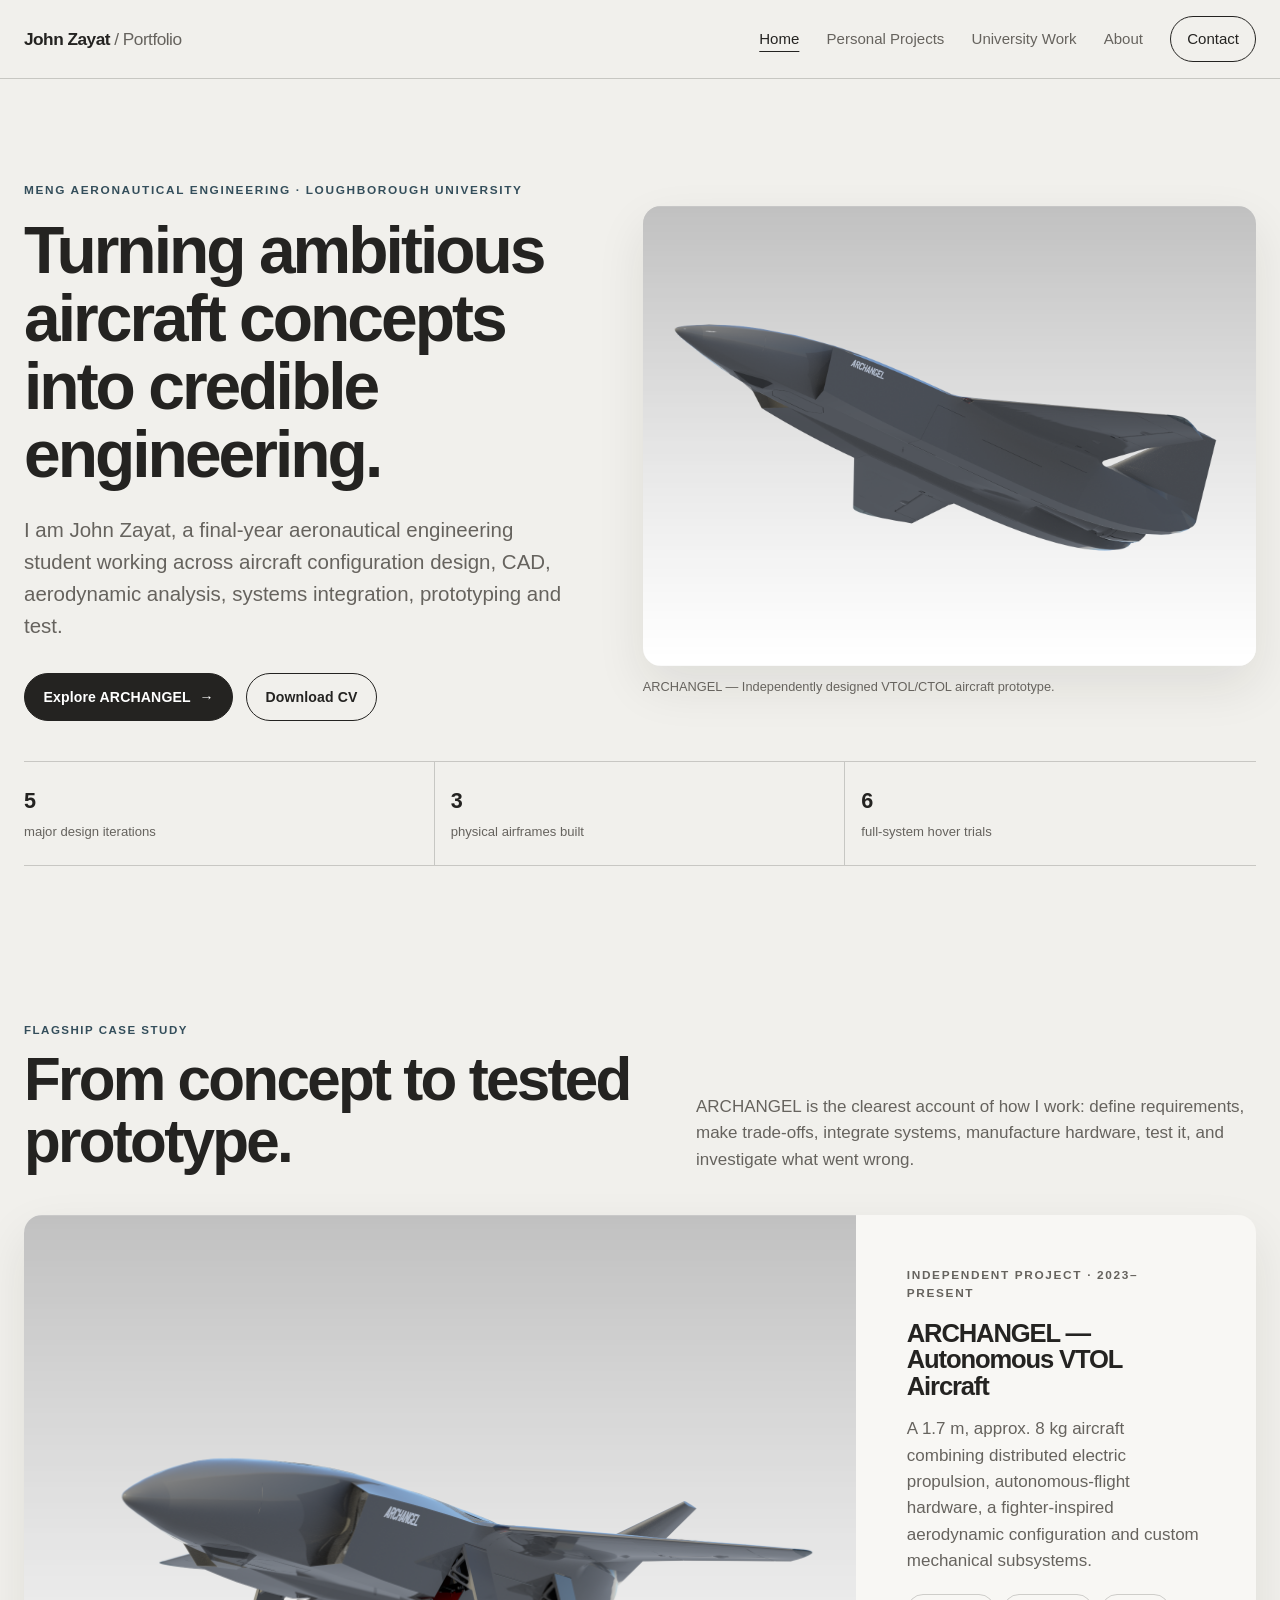
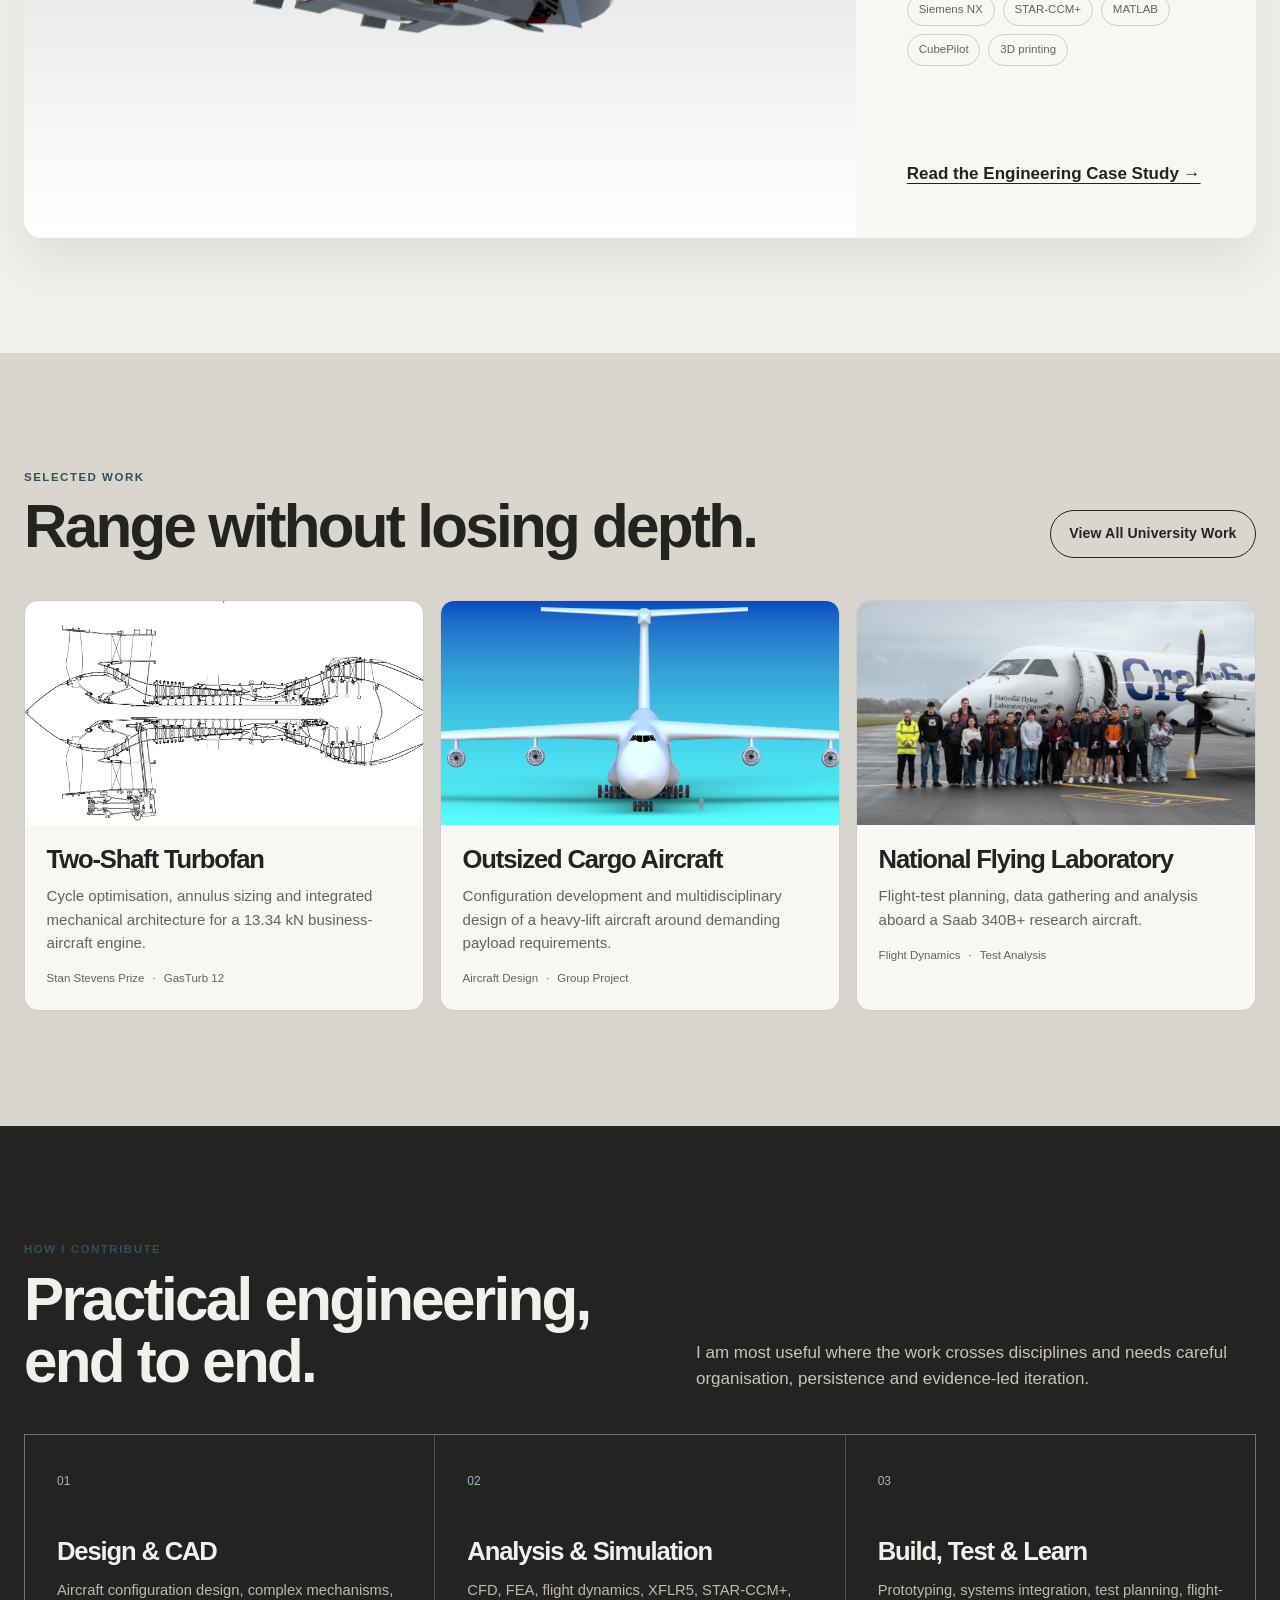
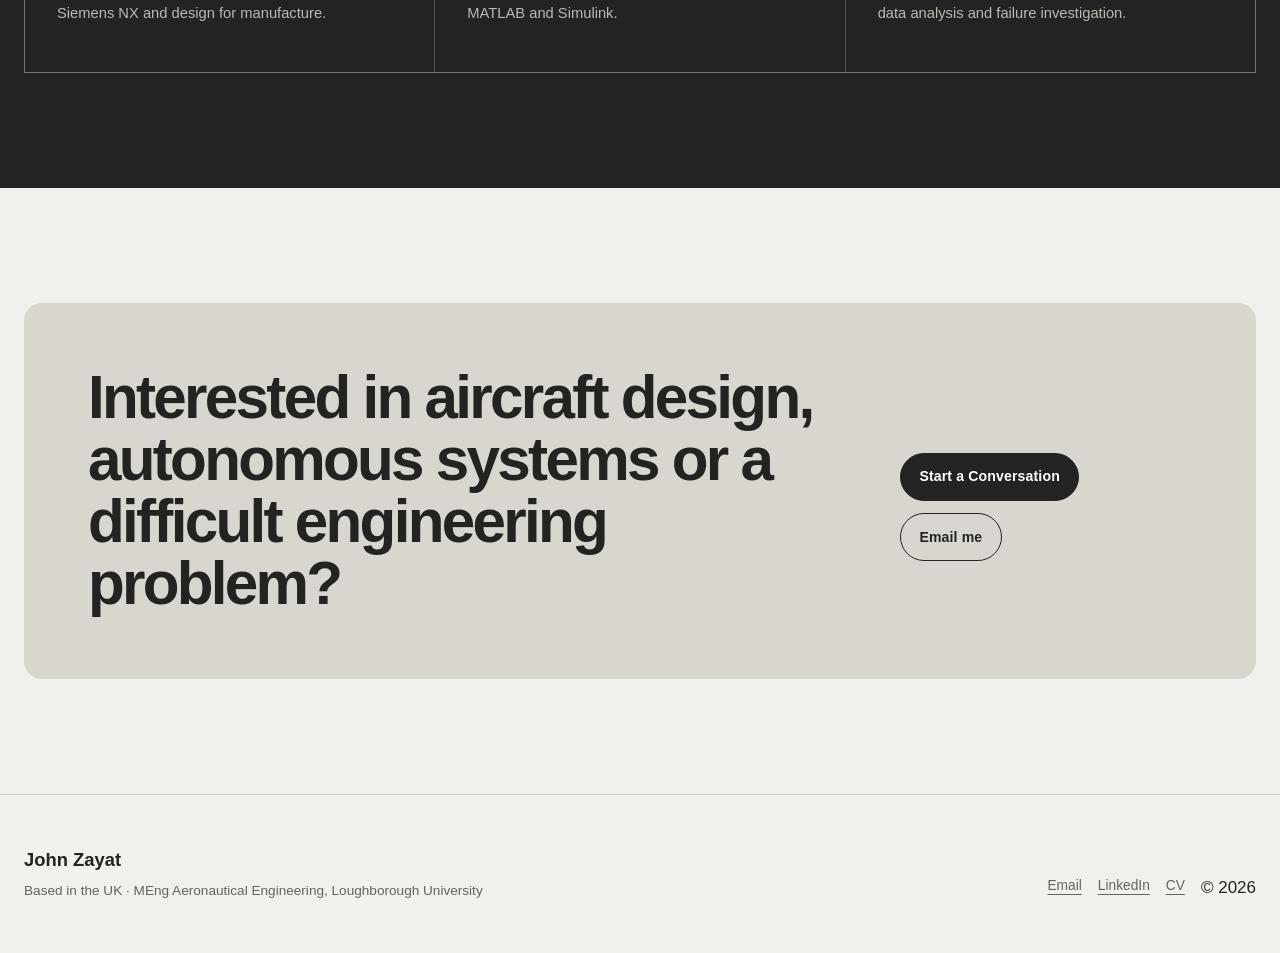
<file: index.html>
<!doctype html>
<html lang="en">
<head>
  <meta charset="utf-8">
  <meta name="viewport" content="width=device-width, initial-scale=1">
  <meta name="description" content="John Zayat's aeronautical engineering portfolio: aircraft design, CAD, simulation, prototyping and flight-test investigation.">
  <meta name="theme-color" content="#f1f0ec">
  <title>John Zayat | Aeronautical Engineering Portfolio</title>
  <link rel="stylesheet" href="styles.css">
  <script src="script.js" defer></script>
</head>
<body>
  <a class="skip-link" href="#main">Skip to content</a>
  <header class="site-header">
    <div class="container nav-shell">
      <a class="brand" href="index.html">John Zayat <span>/ Portfolio</span></a>
      <button class="nav-toggle" type="button" aria-label="Open navigation" aria-expanded="false" data-nav-toggle><span></span><span></span><span></span></button>
      <nav class="site-nav" aria-label="Primary navigation" data-site-nav>
        <a href="index.html" aria-current="page">Home</a>
        <a href="personal-projects.html">Personal Projects</a>
        <a href="university-projects.html">University Work</a>
        <a href="about.html">About</a>
        <a class="nav-cta" href="contact.html">Contact</a>
      </nav>
    </div>
  </header>

  <main id="main">
    <section class="hero">
      <div class="container hero-grid">
        <div class="hero-copy reveal">
          <p class="eyebrow">MEng Aeronautical Engineering · Loughborough University</p>
          <h1>Turning ambitious aircraft concepts into credible engineering.</h1>
          <p class="lede">I am John Zayat, a final-year aeronautical engineering student working across aircraft configuration design, CAD, aerodynamic analysis, systems integration, prototyping and test.</p>
          <div class="actions">
            <a class="button" href="archangel.html">Explore ARCHANGEL <span aria-hidden="true">→</span></a>
            <a class="button secondary" href="assets/John-Zayat-CV.pdf" download>Download CV</a>
          </div>
        </div>
        <figure class="reveal">
          <div class="hero-visual"><img src="assets/home-aircraft.png" alt="CAD rendering of the ARCHANGEL autonomous VTOL aircraft"></div>
          <figcaption class="caption">ARCHANGEL — Independently designed VTOL/CTOL aircraft prototype.</figcaption>
        </figure>
      </div>

      <div class="container metrics reveal" aria-label="Portfolio highlights">
        <div class="metric-grid">
          <div class="metric"><strong>5</strong><span>major design iterations</span></div>
          <div class="metric"><strong>3</strong><span>physical airframes built</span></div>
          <div class="metric"><strong>6</strong><span>full-system hover trials</span></div>
        </div>
      </div>
    </section>

    <section class="section">
      <div class="container">
        <div class="section-head reveal">
          <div><span class="kicker">Flagship Case Study</span><h2>From concept to tested prototype.</h2></div>
          <p>ARCHANGEL is the clearest account of how I work: define requirements, make trade-offs, integrate systems, manufacture hardware, test it, and investigate what went wrong.</p>
        </div>
        <article class="feature reveal">
          <div class="feature-media"><img src="assets/archangel-hero.png" alt="Side view CAD rendering of ARCHANGEL"></div>
          <div class="feature-copy">
            <div>
              <p class="eyebrow">Independent project · 2023–present</p>
              <h3>ARCHANGEL — Autonomous VTOL Aircraft</h3>
              <p>A 1.7 m, approx. 8 kg aircraft combining distributed electric propulsion, autonomous-flight hardware, a fighter-inspired aerodynamic configuration and custom mechanical subsystems.</p>
              <div class="tag-row"><span class="tag">Siemens NX</span><span class="tag">STAR-CCM+</span><span class="tag">MATLAB</span><span class="tag">CubePilot</span><span class="tag">3D printing</span></div>
            </div>
            <a class="text-link" href="archangel.html">Read the Engineering Case Study →</a>
          </div>
        </article>
      </div>
    </section>

    <section class="section alt">
      <div class="container">
        <div class="section-head reveal">
          <div><span class="kicker">Selected Work</span><h2>Range without losing depth.</h2></div>
          <a class="button secondary" href="university-projects.html">View All University Work</a>
        </div>
        <div class="card-grid">
          <article class="project-card reveal"><img src="assets/turbofan.PNG" alt="Cross-sectional two-shaft turbofan engine design"><div class="card-body"><h3>Two-Shaft Turbofan</h3><p>Cycle optimisation, annulus sizing and integrated mechanical architecture for a 13.34 kN business-aircraft engine.</p><div class="card-meta"><span>Stan Stevens Prize</span><span>·</span><span>GasTurb 12</span></div></div></article>
          <article class="project-card reveal"><img src="assets/cargo-aircraft.PNG" alt="Front view render of an outsized cargo aircraft"><div class="card-body"><h3>Outsized Cargo Aircraft</h3><p>Configuration development and multidisciplinary design of a heavy-lift aircraft around demanding payload requirements.</p><div class="card-meta"><span>Aircraft Design</span><span>·</span><span>Group Project</span></div></div></article>
          <article class="project-card reveal"><img src="assets/flight-test.JPEG" alt="Flight-test group beside the Cranfield flying laboratory aircraft"><div class="card-body"><h3>National Flying Laboratory</h3><p>Flight-test planning, data gathering and analysis aboard a Saab 340B+ research aircraft.</p><div class="card-meta"><span>Flight Dynamics</span><span>·</span><span>Test Analysis</span></div></div></article>
        </div>
      </div>
    </section>

    <section class="section dark">
      <div class="container">
        <div class="section-head reveal"><div><span class="kicker">How I contribute</span><h2>Practical engineering, end to end.</h2></div><p>I am most useful where the work crosses disciplines and needs careful organisation, persistence and evidence-led iteration.</p></div>
        <div class="capability-grid">
          <article class="capability reveal"><span class="number">01</span><h3>Design & CAD</h3><p>Aircraft configuration design, complex mechanisms, Siemens NX and design for manufacture.</p></article>
          <article class="capability reveal"><span class="number">02</span><h3>Analysis & Simulation</h3><p>CFD, FEA, flight dynamics, XFLR5, STAR-CCM+, MATLAB and Simulink.</p></article>
          <article class="capability reveal"><span class="number">03</span><h3>Build, Test & Learn</h3><p>Prototyping, systems integration, test planning, flight-data analysis and failure investigation.</p></article>
        </div>
      </div>
    </section>

    <section class="section">
      <div class="container cta-band reveal">
        <h2>Interested in aircraft design, autonomous systems or a difficult engineering problem?</h2>
        <div class="actions"><a class="button" href="contact.html">Start a Conversation</a><a class="button secondary" href="mailto:johnzayat360@gmail.com">Email me</a></div>
      </div>
    </section>
  </main>

  <footer class="site-footer">
    <div class="container footer-grid">
      <div><div class="footer-title">John Zayat</div><p class="footer-copy">Based in the UK · MEng Aeronautical Engineering, Loughborough University</p></div>
      <div class="footer-links"><a href="mailto:johnzayat360@gmail.com">Email</a><a href="https://www.linkedin.com/in/john-zayat-956365253/" target="_blank" rel="noreferrer">LinkedIn</a><a href="assets/John-Zayat-CV.pdf" download>CV</a><span>© <span data-year></span></span></div>
    </div>
  </footer>
</body>
</html>
</file>
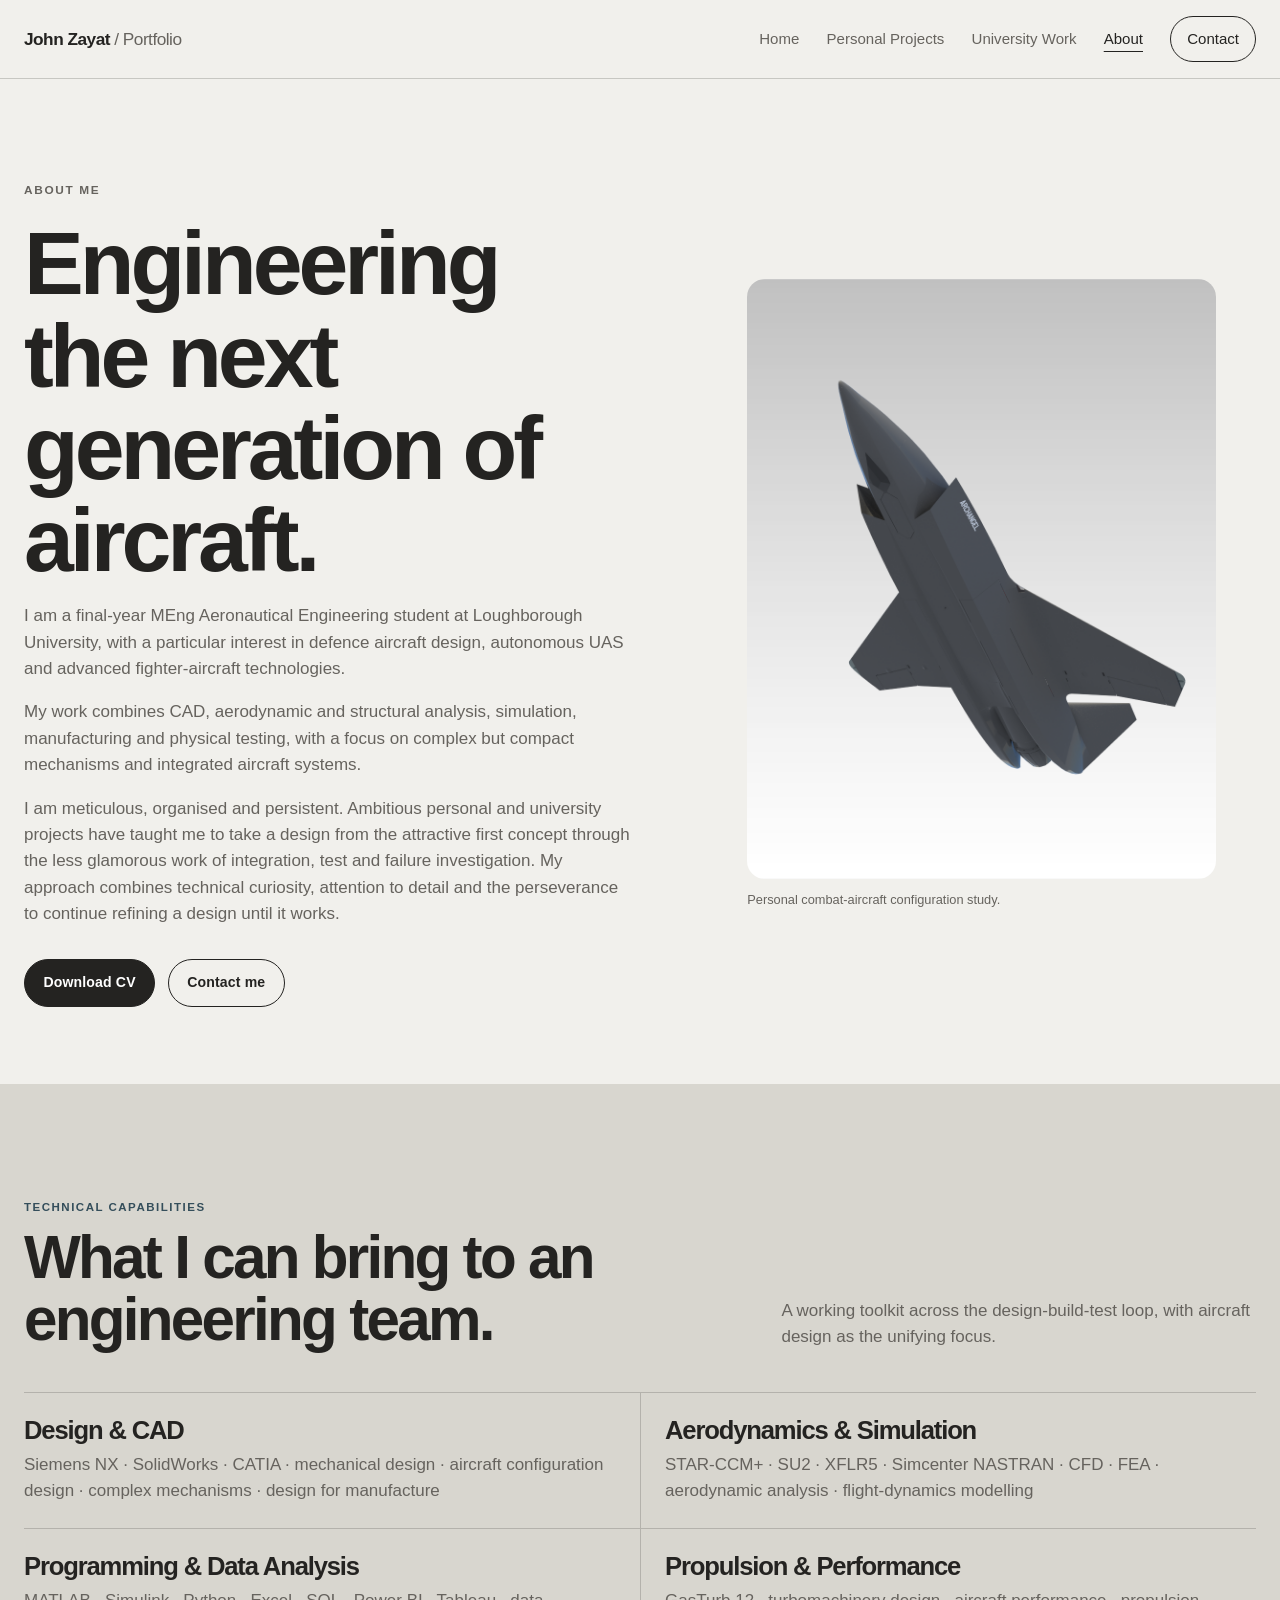
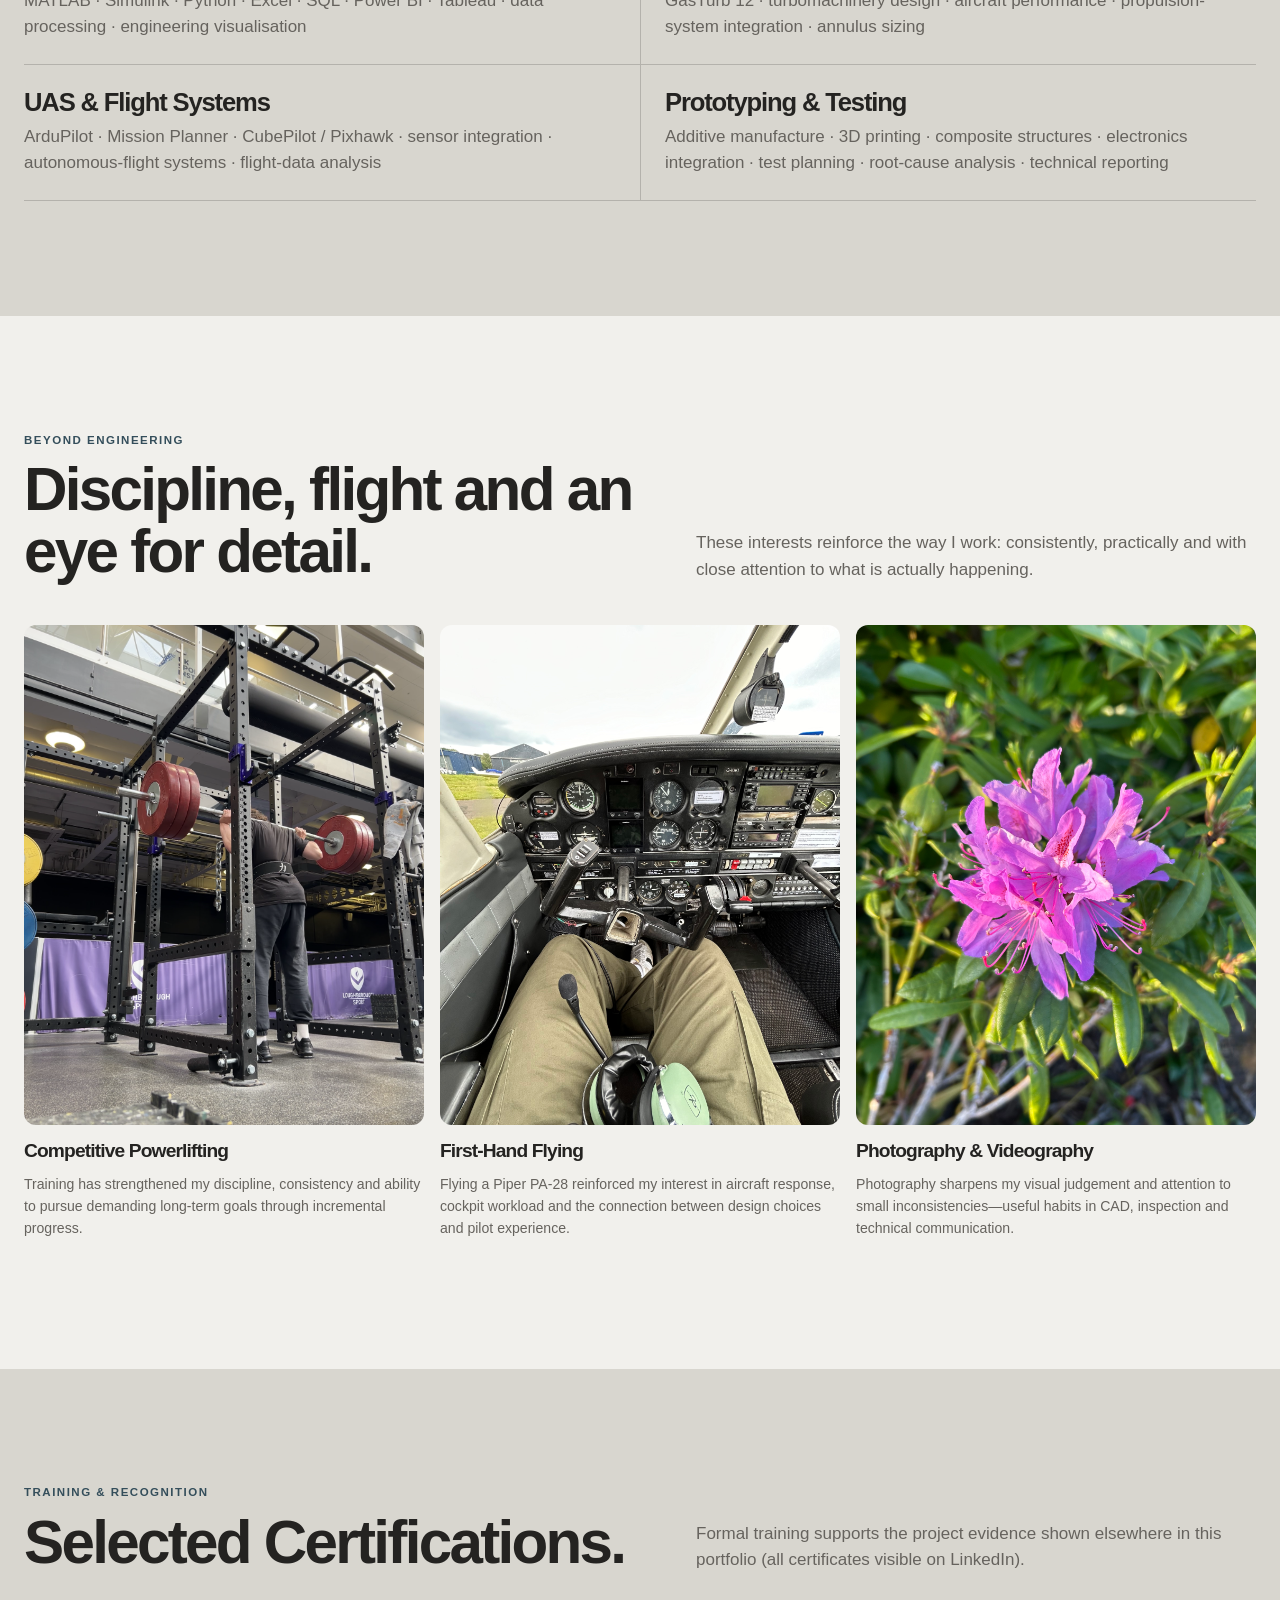
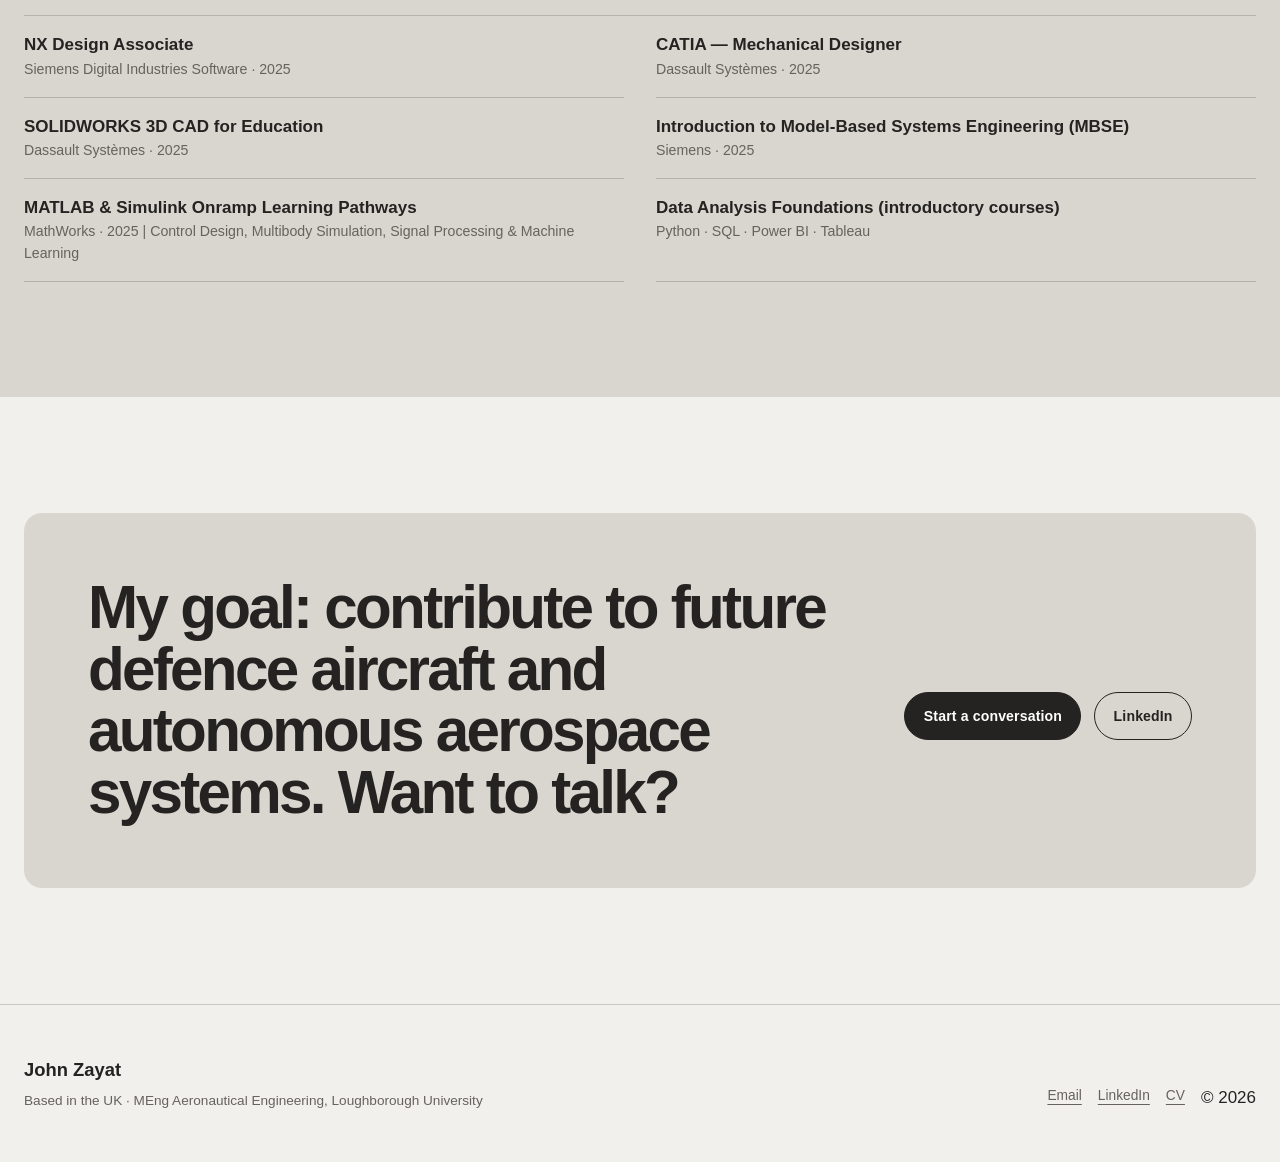
<file: about.html>
<!doctype html>
<html lang="en">
<head>
  <meta charset="utf-8"><meta name="viewport" content="width=device-width, initial-scale=1">
  <meta name="description" content="About John Zayat: final-year aeronautical engineering student focused on defence aircraft, autonomous systems and compact mechanisms.">
  <meta name="theme-color" content="#f1f0ec"><title>About | John Zayat Portfolio</title>
  <link rel="stylesheet" href="styles.css"><script src="script.js" defer></script>
</head>
<body>
  <a class="skip-link" href="#main">Skip to content</a>
  <header class="site-header"><div class="container nav-shell"><a class="brand" href="index.html">John Zayat <span>/ Portfolio</span></a><button class="nav-toggle" type="button" aria-label="Open navigation" aria-expanded="false" data-nav-toggle><span></span><span></span><span></span></button><nav class="site-nav" aria-label="Primary navigation" data-site-nav><a href="index.html">Home</a><a href="personal-projects.html">Personal Projects</a><a href="university-projects.html">University Work</a><a href="about.html" aria-current="page">About</a><a class="nav-cta" href="contact.html">Contact</a></nav></div></header>

  <main id="main">
    <section class="page-hero"><div class="container about-hero-grid">
      <div><p class="eyebrow">About me</p><h1>Engineering the next generation of aircraft.</h1><p>I am a final-year MEng Aeronautical Engineering student at Loughborough University, with a particular interest in defence aircraft design, autonomous UAS and advanced fighter-aircraft technologies.</p><p>My work combines CAD, aerodynamic and structural analysis, simulation, manufacturing and physical testing, with a focus on complex but compact mechanisms and integrated aircraft systems.</p><p>I am meticulous, organised and persistent. Ambitious personal and university projects have taught me to take a design from the attractive first concept through the less glamorous work of integration, test and failure investigation. My approach combines technical curiosity, attention to detail and the perseverance to continue refining a design until it works.</p><div class="actions"><a class="button" href="assets/John-Zayat-CV.pdf" download>Download CV</a><a class="button secondary" href="contact.html">Contact me</a></div></div>
      <figure><div class="about-portrait"><img src="assets/about-aircraft.png" alt="CAD rendering of an advanced combat-aircraft concept"></div><figcaption class="caption">Personal combat-aircraft configuration study.</figcaption></figure>
    </div></section>

    <section class="section alt"><div class="container"><div class="section-head"><div><span class="kicker">Technical capabilities</span><h2>What I can bring to an engineering team.</h2></div><p>A working toolkit across the design-build-test loop, with aircraft design as the unifying focus.</p></div>
      <div class="skills-list">
        <div class="skill-group"><h3>Design & CAD</h3><p>Siemens NX · SolidWorks · CATIA · mechanical design · aircraft configuration design · complex mechanisms · design for manufacture</p></div>
        <div class="skill-group"><h3>Aerodynamics & Simulation</h3><p>STAR-CCM+ · SU2 · XFLR5 · Simcenter NASTRAN · CFD · FEA · aerodynamic analysis · flight-dynamics modelling</p></div>
        <div class="skill-group"><h3>Programming & Data Analysis</h3><p>MATLAB · Simulink · Python · Excel · SQL · Power BI · Tableau · data processing · engineering visualisation</p></div>
        <div class="skill-group"><h3>Propulsion & Performance</h3><p>GasTurb 12 · turbomachinery design · aircraft performance · propulsion-system integration · annulus sizing</p></div>
        <div class="skill-group"><h3>UAS & Flight Systems</h3><p>ArduPilot · Mission Planner · CubePilot / Pixhawk · sensor integration · autonomous-flight systems · flight-data analysis</p></div>
        <div class="skill-group"><h3>Prototyping & Testing</h3><p>Additive manufacture · 3D printing · composite structures · electronics integration · test planning · root-cause analysis · technical reporting</p></div>
      </div>
    </div></section>

    <section class="section"><div class="container"><div class="section-head"><div><span class="kicker">Beyond engineering</span><h2>Discipline, flight and an eye for detail.</h2></div><p>These interests reinforce the way I work: consistently, practically and with close attention to what is actually happening.</p></div>
      <div class="hobby-grid">
        <article class="hobby-card"><img src="assets/powerlifting.PNG" alt="Powerlifting training in a university gym"><h3>Competitive Powerlifting</h3><p>Training has strengthened my discipline, consistency and ability to pursue demanding long-term goals through incremental progress.</p></article>
        <article class="hobby-card"><img src="assets/flying.jpeg" alt="Cockpit view from a Piper PA-28 introductory flight"><h3>First-Hand Flying</h3><p>Flying a Piper PA-28 reinforced my interest in aircraft response, cockpit workload and the connection between design choices and pilot experience.</p></article>
        <article class="hobby-card"><img src="assets/photography.jpeg" alt="Close-up photograph of a purple flower"><h3>Photography & Videography</h3><p>Photography sharpens my visual judgement and attention to small inconsistencies—useful habits in CAD, inspection and technical communication.</p></article>
      </div>
    </div></section>

    <section class="section alt"><div class="container"><div class="section-head"><div><span class="kicker">Training & Recognition</span><h2>Selected Certifications.</h2></div><p>Formal training supports the project evidence shown elsewhere in this portfolio (all certificates visible on LinkedIn).</p></div>
      <div class="certificate-list"><div><strong>NX Design Associate</strong><small>Siemens Digital Industries Software · 2025</small></div><div><strong>CATIA — Mechanical Designer</strong><small>Dassault Systèmes · 2025</small></div><div><strong>SOLIDWORKS 3D CAD for Education</strong><small>Dassault Systèmes · 2025</small></div><div><strong>Introduction to Model-Based Systems Engineering (MBSE)</strong><small>Siemens · 2025</small></div><div><strong>MATLAB & Simulink Onramp Learning Pathways</strong><small>MathWorks · 2025 | Control Design, Multibody Simulation, Signal Processing & Machine Learning</small></div><div><strong>Data Analysis Foundations (introductory courses)</strong><small>Python · SQL · Power BI · Tableau</small></div></div>
    </div></section>

    <section class="section"><div class="container cta-band"><h2>My goal: contribute to future defence aircraft and autonomous aerospace systems. Want to talk?</h2><div class="actions"><a class="button" href="contact.html">Start a conversation</a><a class="button secondary" href="https://www.linkedin.com/in/john-zayat-956365253/" target="_blank" rel="noreferrer">LinkedIn</a></div></div></section>
  </main>
  <footer class="site-footer"><div class="container footer-grid"><div><div class="footer-title">John Zayat</div><p class="footer-copy">Based in the UK · MEng Aeronautical Engineering, Loughborough University</p></div><div class="footer-links"><a href="mailto:johnzayat360@gmail.com">Email</a><a href="https://www.linkedin.com/in/john-zayat-956365253/" target="_blank" rel="noreferrer">LinkedIn</a><a href="assets/John-Zayat-CV.pdf" download>CV</a><span>© <span data-year></span></span></div></div></footer>
</body></html>
</file>
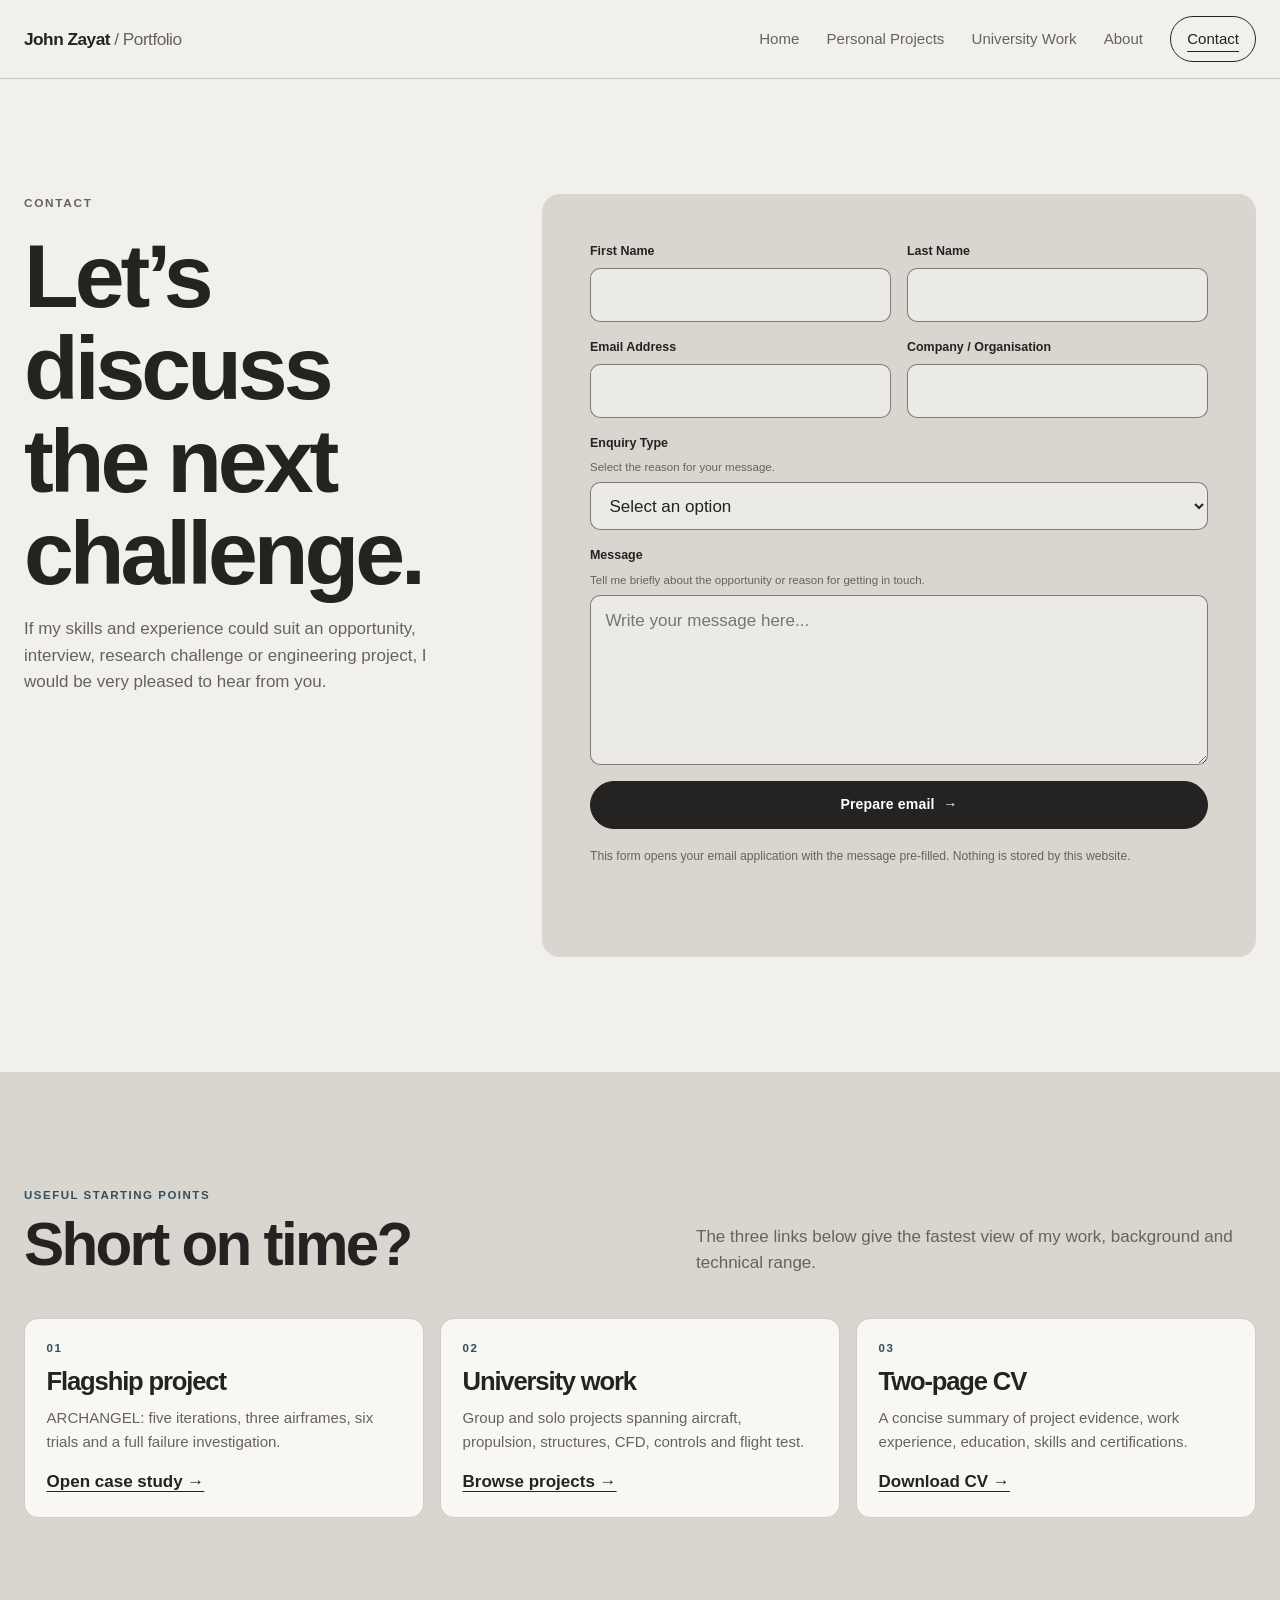
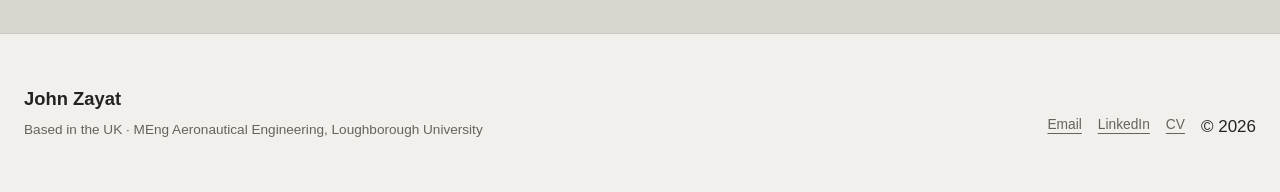
<file: contact.html>
<!doctype html>
<html lang="en">
<head>
  <meta charset="utf-8"><meta name="viewport" content="width=device-width, initial-scale=1">
  <meta name="description" content="Contact John Zayat about engineering opportunities, interviews, research challenges and aircraft-development projects.">
  <meta name="theme-color" content="#f1f0ec"><title>Contact | John Zayat Portfolio</title>
  <link rel="stylesheet" href="styles.css"><script src="script.js" defer></script>
</head>
<body>
  <a class="skip-link" href="#main">Skip to content</a>
  <header class="site-header"><div class="container nav-shell"><a class="brand" href="index.html">John Zayat <span>/ Portfolio</span></a><button class="nav-toggle" type="button" aria-label="Open navigation" aria-expanded="false" data-nav-toggle><span></span><span></span><span></span></button><nav class="site-nav" aria-label="Primary navigation" data-site-nav><a href="index.html">Home</a><a href="personal-projects.html">Personal Projects</a><a href="university-projects.html">University Work</a><a href="about.html">About</a><a class="nav-cta" href="contact.html" aria-current="page">Contact</a></nav></div></header>

<main id="main">

  <!-- Contact introduction and form -->
  <section class="section">
    <div class="container contact-grid">

      <div class="contact-copy">
        <p class="eyebrow">Contact</p>

        <h1>Let’s discuss the next challenge.</h1>

        <p>
          If my skills and experience could suit an opportunity, interview,
          research challenge or engineering project, I would be very pleased
          to hear from you.
        </p>
      </div>

      <form class="contact-form" data-contact-form>
        <div class="form-grid">

          <div class="field">
            <label for="first-name">First Name</label>
            <input
              id="first-name"
              name="firstName"
              type="text"
              autocomplete="given-name"
              required
            >
          </div>

          <div class="field">
            <label for="last-name">Last Name</label>
            <input
              id="last-name"
              name="lastName"
              type="text"
              autocomplete="family-name"
              required
            >
          </div>

          <div class="field">
            <label for="email">Email Address</label>
            <input
              id="email"
              name="email"
              type="email"
              autocomplete="email"
              required
            >
          </div>

          <div class="field">
            <label for="organisation">Company / Organisation</label>
            <input
              id="organisation"
              name="organisation"
              type="text"
              autocomplete="organization"
              required
            >
          </div>

          <div class="field full">
            <label for="enquiry">Enquiry Type</label>

            <small class="field-hint" id="enquiry-hint">
              Select the reason for your message.
            </small>

            <select
              id="enquiry"
              name="enquiry"
              aria-describedby="enquiry-hint"
              required
            >
              <option value="" selected disabled>Select an option</option>
              <option value="Engineering opportunity">
                Engineering Opportunity
              </option>
              <option value="Interview invitation">
                Interview Invitation
              </option>
              <option value="Project collaboration">
                Project Collaboration
              </option>
              <option value="Research challenge">
                Research Challenge
              </option>
              <option value="Portfolio feedback">
                Portfolio Feedback
              </option>
              <option value="Other enquiry">
                Other Enquiry
              </option>
            </select>
          </div>

          <div class="field full">
            <label for="message">Message</label>

            <small class="field-hint" id="message-hint">
              Tell me briefly about the opportunity or reason for getting in touch.
            </small>

            <textarea
              id="message"
              name="message"
              aria-describedby="message-hint"
              placeholder="Write your message here..."
              required
            ></textarea>
          </div>

          <div class="field full">
            <button class="button" type="submit">
              Prepare email <span aria-hidden="true">→</span>
            </button>

            <p class="form-note">
              This form opens your email application with the message pre-filled.
              Nothing is stored by this website.
            </p>

            <div
              class="form-status"
              role="status"
              aria-live="polite"
              data-form-status
            ></div>
          </div>

        </div>
      </form>

    </div>
  </section>

  <!-- This is a separate full-width section -->
  <section class="section alt">
    <div class="container">

      <div class="section-head">
        <div>
          <span class="kicker">Useful starting points</span>
          <h2>Short on time?</h2>
        </div>

        <p>
          The three links below give the fastest view of my work,
          background and technical range.
        </p>
      </div>

      <div class="card-grid">

        <article class="project-card">
          <div class="card-body">
            <span class="kicker">01</span>
            <h3>Flagship project</h3>

            <p>
              ARCHANGEL: five iterations, three airframes, six trials
              and a full failure investigation.
            </p>

            <a class="text-link" href="archangel.html">
              Open case study →
            </a>
          </div>
        </article>

        <article class="project-card">
          <div class="card-body">
            <span class="kicker">02</span>
            <h3>University work</h3>

            <p>
              Group and solo projects spanning aircraft, propulsion,
              structures, CFD, controls and flight test.
            </p>

            <a class="text-link" href="university-projects.html">
              Browse projects →
            </a>
          </div>
        </article>

        <article class="project-card">
          <div class="card-body">
            <span class="kicker">03</span>
            <h3>Two-page CV</h3>

            <p>
              A concise summary of project evidence, work experience,
              education, skills and certifications.
            </p>

            <a
              class="text-link"
              href="assets/John-Zayat-CV.pdf"
              download
            >
              Download CV →
            </a>
          </div>
        </article>

      </div>
    </div>
  </section>

</main>
  <footer class="site-footer"><div class="container footer-grid"><div><div class="footer-title">John Zayat</div><p class="footer-copy">Based in the UK · MEng Aeronautical Engineering, Loughborough University</p></div><div class="footer-links"><a href="mailto:johnzayat360@gmail.com">Email</a><a href="https://www.linkedin.com/in/john-zayat-956365253/" target="_blank" rel="noreferrer">LinkedIn</a><a href="assets/John-Zayat-CV.pdf" download>CV</a><span>© <span data-year></span></span></div></div></footer>
</body></html>
</file>
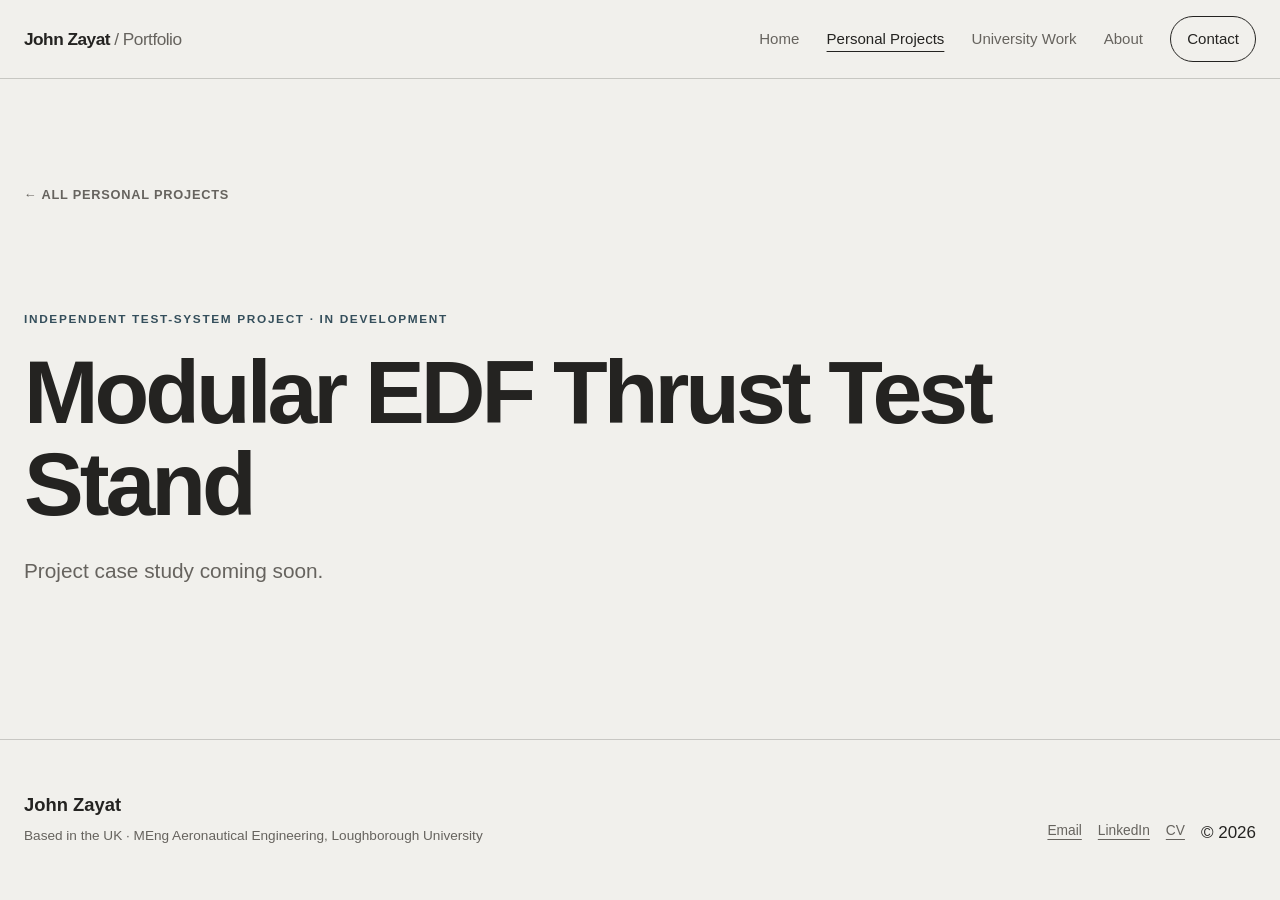
<file: edf-thrust-test-stand.html>
<!doctype html>
<html lang="en">
<head>
  <meta charset="utf-8">
  <meta name="viewport" content="width=device-width, initial-scale=1">

  <meta
    name="description"
    content="Modular EDF thrust test stand project by John Zayat."
  >

  <meta name="theme-color" content="#f1f0ec">

  <title>Modular EDF Thrust Test Stand | John Zayat Portfolio</title>

  <link rel="stylesheet" href="styles.css">
  <script src="script.js" defer></script>
</head>

<body>
  <a class="skip-link" href="#main">Skip to content</a>

  <header class="site-header">
    <div class="container nav-shell">

      <a class="brand" href="index.html">
        John Zayat <span>/ Portfolio</span>
      </a>

      <button
        class="nav-toggle"
        type="button"
        aria-label="Open navigation"
        aria-expanded="false"
        data-nav-toggle
      >
        <span></span>
        <span></span>
        <span></span>
      </button>

      <nav
        class="site-nav"
        aria-label="Primary navigation"
        data-site-nav
      >
        <a href="index.html">Home</a>

        <a href="personal-projects.html" aria-current="page">
          Personal Projects
        </a>

        <a href="university-projects.html">University Work</a>
        <a href="about.html">About</a>
        <a class="nav-cta" href="contact.html">Contact</a>
      </nav>

    </div>
  </header>

  <main id="main">

    <section class="page-hero project-placeholder-page">
      <div class="container">

        <a class="back-link" href="personal-projects.html">
          ← All personal projects
        </a>

        <div class="page-title">

          <p class="eyebrow">
            Independent test-system project · In development
          </p>

          <h1>Modular EDF Thrust Test Stand</h1>

          <p class="lede">
            Project case study coming soon.
          </p>

        </div>

      </div>
    </section>

  </main>

  <footer class="site-footer">
    <div class="container footer-grid">

      <div>
        <div class="footer-title">John Zayat</div>

        <p class="footer-copy">
          Based in the UK · MEng Aeronautical Engineering,
          Loughborough University
        </p>
      </div>

      <div class="footer-links">
        <a href="mailto:johnzayat360@gmail.com">Email</a>

        <a
          href="https://www.linkedin.com/in/john-zayat-956365253/"
          target="_blank"
          rel="noreferrer"
        >
          LinkedIn
        </a>

        <a href="assets/John-Zayat-CV.pdf" download>CV</a>

        <span>© <span data-year></span></span>
      </div>

    </div>
  </footer>
</body>
</html>
</file>
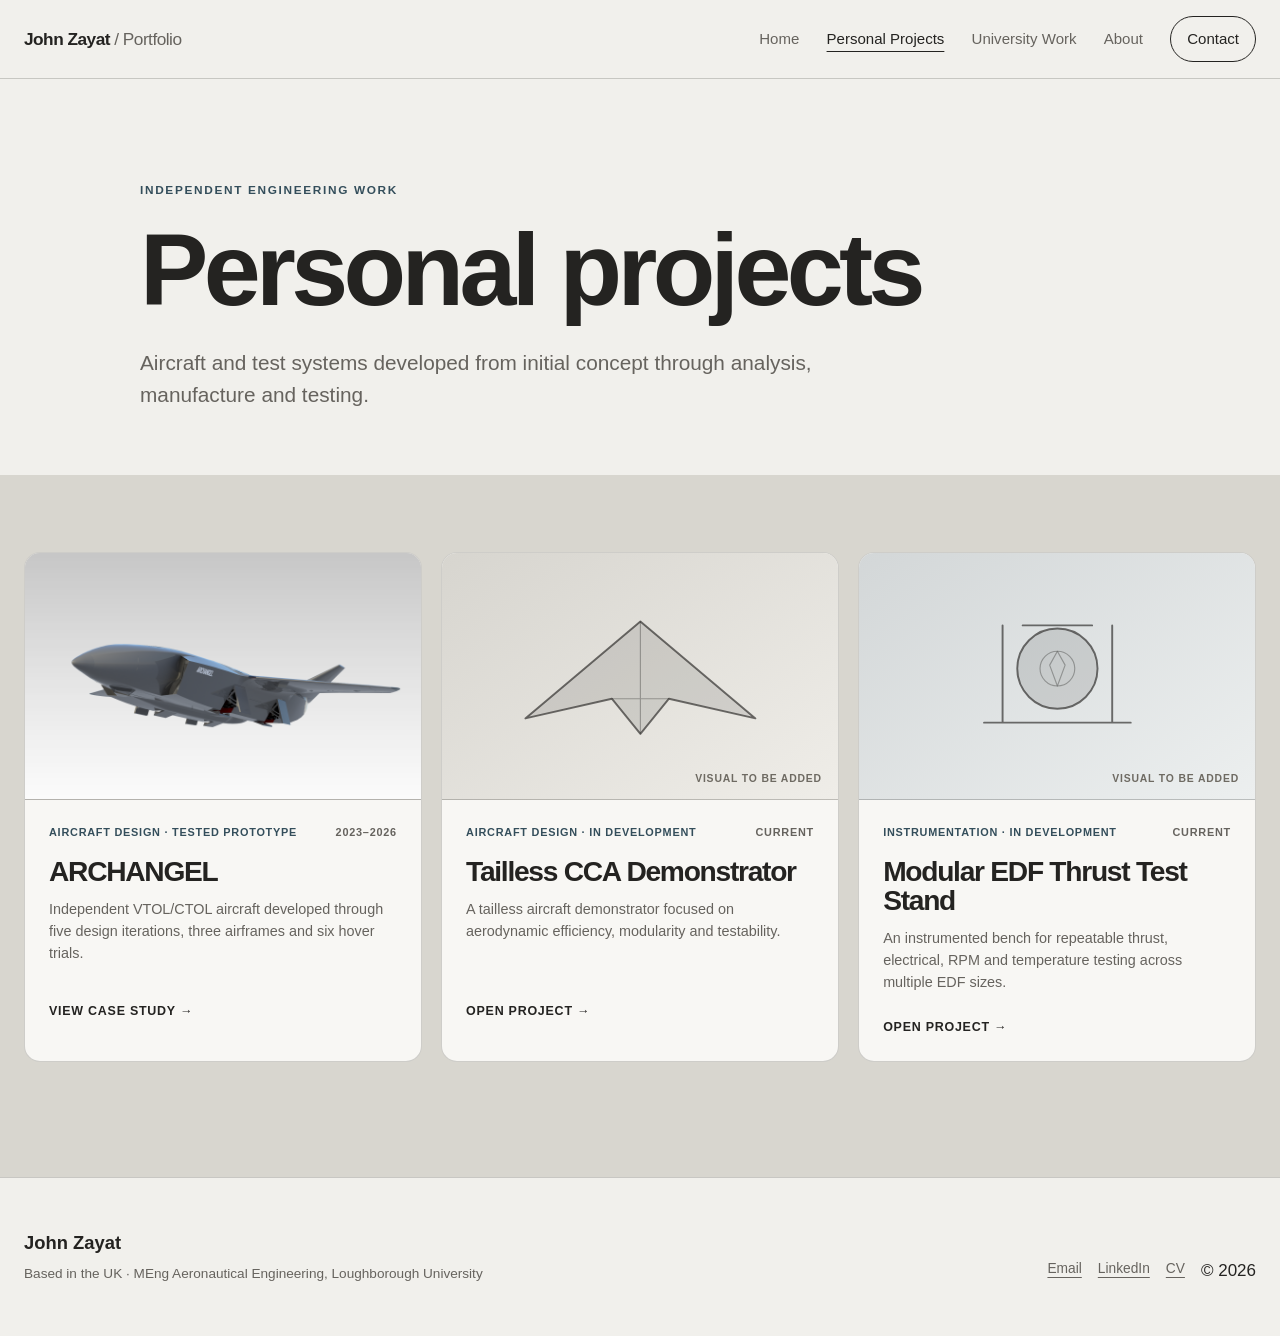
<file: personal-projects.html>
<!doctype html>
<html lang="en">
<head>
  <meta charset="utf-8">
  <meta name="viewport" content="width=device-width, initial-scale=1">

  <meta
    name="description"
    content="Independent aircraft, propulsion and test-system projects developed by John Zayat."
  >

  <meta name="theme-color" content="#f1f0ec">

  <title>Personal Projects | John Zayat Portfolio</title>

  <link rel="stylesheet" href="styles.css">
  <script src="script.js" defer></script>
</head>

<body>
  <a class="skip-link" href="#main">Skip to content</a>

  <header class="site-header">
    <div class="container nav-shell">

      <a class="brand" href="index.html">
        John Zayat <span>/ Portfolio</span>
      </a>

      <button
        class="nav-toggle"
        type="button"
        aria-label="Open navigation"
        aria-expanded="false"
        data-nav-toggle
      >
        <span></span>
        <span></span>
        <span></span>
      </button>

      <nav
        class="site-nav"
        aria-label="Primary navigation"
        data-site-nav
      >
        <a href="index.html">Home</a>

        <a href="personal-projects.html" aria-current="page">
          Personal Projects
        </a>

        <a href="university-projects.html">University Work</a>
        <a href="about.html">About</a>
        <a class="nav-cta" href="contact.html">Contact</a>
      </nav>

    </div>
  </header>

  <main id="main">

    <section class="page-hero personal-projects-hero">
      <div class="container page-title">

        <p class="eyebrow">Independent engineering work</p>

        <h1>Personal projects</h1>

        <p class="lede">
          Aircraft and test systems developed from initial concept
          through analysis, manufacture and testing.
        </p>

      </div>
    </section>

    <section class="section alt personal-projects-section">
      <div class="container">

        <div class="personal-project-grid">

          <!-- ARCHANGEL -->
          <a
            class="personal-project-card"
            href="archangel.html"
            aria-label="Open the ARCHANGEL project case study"
          >
            <article>

              <div class="personal-project-visual">
                <img
                  src="assets/archangel-hero.png"
                  alt="CAD rendering of the ARCHANGEL VTOL aircraft"
                >
              </div>

              <div class="personal-project-body">

                <div class="project-card-topline">
                  <span>Aircraft design · Tested prototype</span>
                  <span>2023–2026</span>
                </div>

                <h2>ARCHANGEL</h2>

                <p>
                  Independent VTOL/CTOL aircraft developed through five
                  design iterations, three airframes and six hover trials.
                </p>

                <span class="project-card-link">
                  View case study <span aria-hidden="true">→</span>
                </span>

              </div>

            </article>
          </a>

          <!-- TAILLESS CCA -->
          <a
            class="personal-project-card"
            href="tailless-cca.html"
            aria-label="Open the Tailless CCA Demonstrator project page"
          >
            <article>

              <div
                class="personal-project-visual project-placeholder project-placeholder--cca"
                aria-hidden="true"
              >
                <svg viewBox="0 0 800 450" role="presentation">
                  <path
                    d="M400 82 698 333 474 282 400 373 326 282 102 333Z"
                  />

                  <path
                    class="detail"
                    d="M400 82v291M326 282h148"
                  />
                </svg>

                <span>Visual to be added</span>
              </div>

              <div class="personal-project-body">

                <div class="project-card-topline">
                  <span>Aircraft design · In development</span>
                  <span>Current</span>
                </div>

                <h2>Tailless CCA Demonstrator</h2>

                <p>
                  A tailless aircraft demonstrator focused on
                  aerodynamic efficiency, modularity and testability.
                </p>

                <span class="project-card-link">
                  Open project <span aria-hidden="true">→</span>
                </span>

              </div>

            </article>
          </a>

          <!-- EDF TEST STAND -->
          <a
            class="personal-project-card"
            href="edf-thrust-test-stand.html"
            aria-label="Open the Modular EDF Thrust Test Stand project page"
          >
            <article>

              <div
                class="personal-project-visual project-placeholder project-placeholder--stand"
                aria-hidden="true"
              >
                <svg viewBox="0 0 800 450" role="presentation">

                  <circle cx="400" cy="204" r="104" />

                  <circle
                    class="detail"
                    cx="400"
                    cy="204"
                    r="45"
                  />

                  <path
                    d="M210 344h380M258 344V92M542 344V92M310 92h180"
                  />

                  <path
                    class="detail"
                    d="m400 159 20 36-20 54-20-54Z"
                  />

                </svg>

                <span>Visual to be added</span>
              </div>

              <div class="personal-project-body">

                <div class="project-card-topline">
                  <span>Instrumentation · In development</span>
                  <span>Current</span>
                </div>

                <h2>Modular EDF Thrust Test Stand</h2>

                <p>
                  An instrumented bench for repeatable thrust, electrical,
                  RPM and temperature testing across multiple EDF sizes.
                </p>

                <span class="project-card-link">
                  Open project <span aria-hidden="true">→</span>
                </span>

              </div>

            </article>
          </a>

        </div>

      </div>
    </section>

  </main>

  <footer class="site-footer">
    <div class="container footer-grid">

      <div>
        <div class="footer-title">John Zayat</div>

        <p class="footer-copy">
          Based in the UK · MEng Aeronautical Engineering,
          Loughborough University
        </p>
      </div>

      <div class="footer-links">
        <a href="mailto:johnzayat360@gmail.com">Email</a>

        <a
          href="https://www.linkedin.com/in/john-zayat-956365253/"
          target="_blank"
          rel="noreferrer"
        >
          LinkedIn
        </a>

        <a href="assets/John-Zayat-CV.pdf" download>CV</a>

        <span>© <span data-year></span></span>
      </div>

    </div>
  </footer>
</body>
</html>
</file>
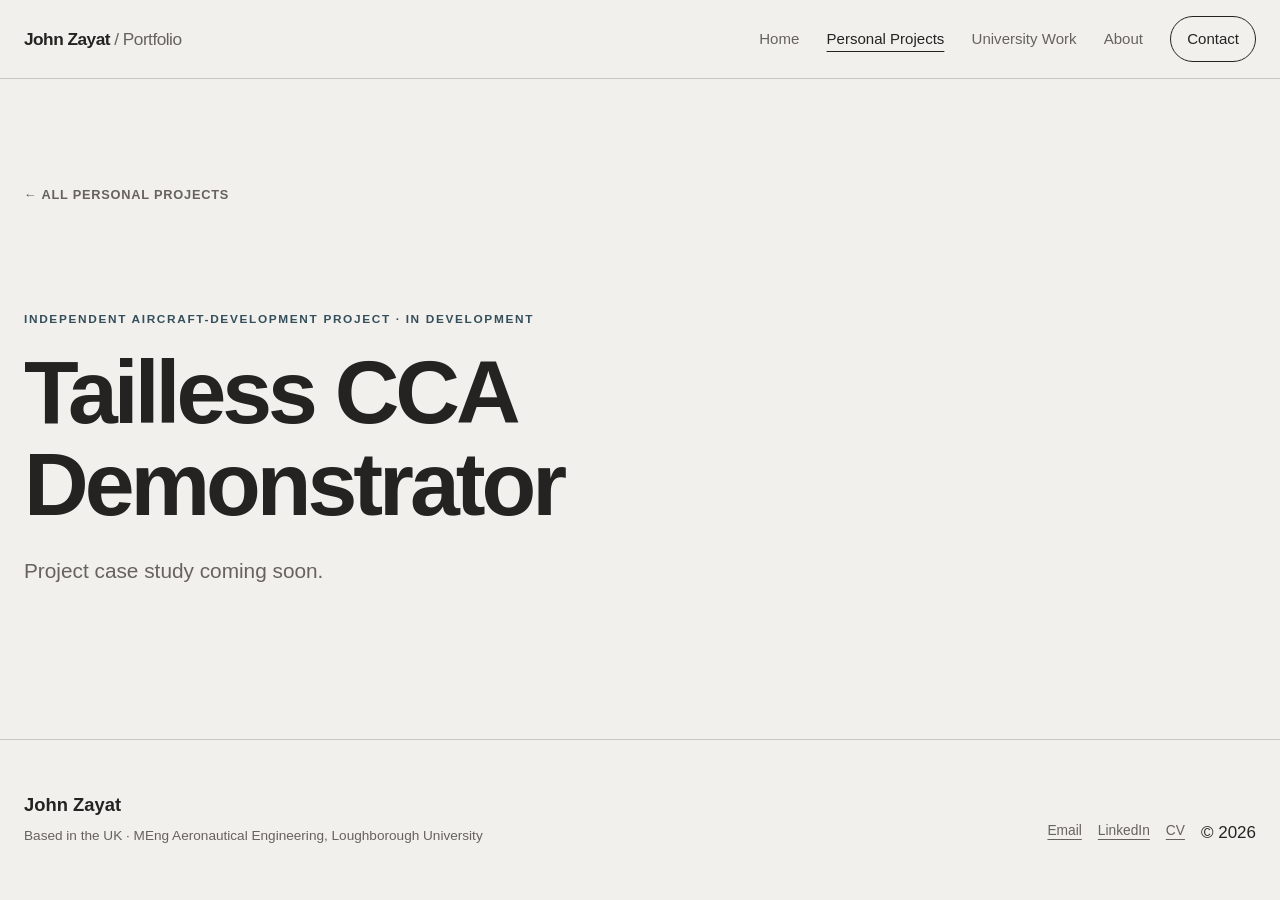
<file: tailless-cca.html>
<!doctype html>
<html lang="en">
<head>
  <meta charset="utf-8">
  <meta name="viewport" content="width=device-width, initial-scale=1">

  <meta
    name="description"
    content="Tailless CCA demonstrator project by John Zayat."
  >

  <meta name="theme-color" content="#f1f0ec">

  <title>Tailless CCA Demonstrator | John Zayat Portfolio</title>

  <link rel="stylesheet" href="styles.css">
  <script src="script.js" defer></script>
</head>

<body>
  <a class="skip-link" href="#main">Skip to content</a>

  <header class="site-header">
    <div class="container nav-shell">

      <a class="brand" href="index.html">
        John Zayat <span>/ Portfolio</span>
      </a>

      <button
        class="nav-toggle"
        type="button"
        aria-label="Open navigation"
        aria-expanded="false"
        data-nav-toggle
      >
        <span></span>
        <span></span>
        <span></span>
      </button>

      <nav
        class="site-nav"
        aria-label="Primary navigation"
        data-site-nav
      >
        <a href="index.html">Home</a>

        <a href="personal-projects.html" aria-current="page">
          Personal Projects
        </a>

        <a href="university-projects.html">University Work</a>
        <a href="about.html">About</a>
        <a class="nav-cta" href="contact.html">Contact</a>
      </nav>

    </div>
  </header>

  <main id="main">

    <section class="page-hero project-placeholder-page">
      <div class="container">

        <a class="back-link" href="personal-projects.html">
          ← All personal projects
        </a>

        <div class="page-title">

          <p class="eyebrow">
            Independent aircraft-development project · In development
          </p>

          <h1>Tailless CCA Demonstrator</h1>

          <p class="lede">
            Project case study coming soon.
          </p>

        </div>

      </div>
    </section>

  </main>

  <footer class="site-footer">
    <div class="container footer-grid">

      <div>
        <div class="footer-title">John Zayat</div>

        <p class="footer-copy">
          Based in the UK · MEng Aeronautical Engineering,
          Loughborough University
        </p>
      </div>

      <div class="footer-links">
        <a href="mailto:johnzayat360@gmail.com">Email</a>

        <a
          href="https://www.linkedin.com/in/john-zayat-956365253/"
          target="_blank"
          rel="noreferrer"
        >
          LinkedIn
        </a>

        <a href="assets/John-Zayat-CV.pdf" download>CV</a>

        <span>© <span data-year></span></span>
      </div>

    </div>
  </footer>
</body>
</html>
</file>
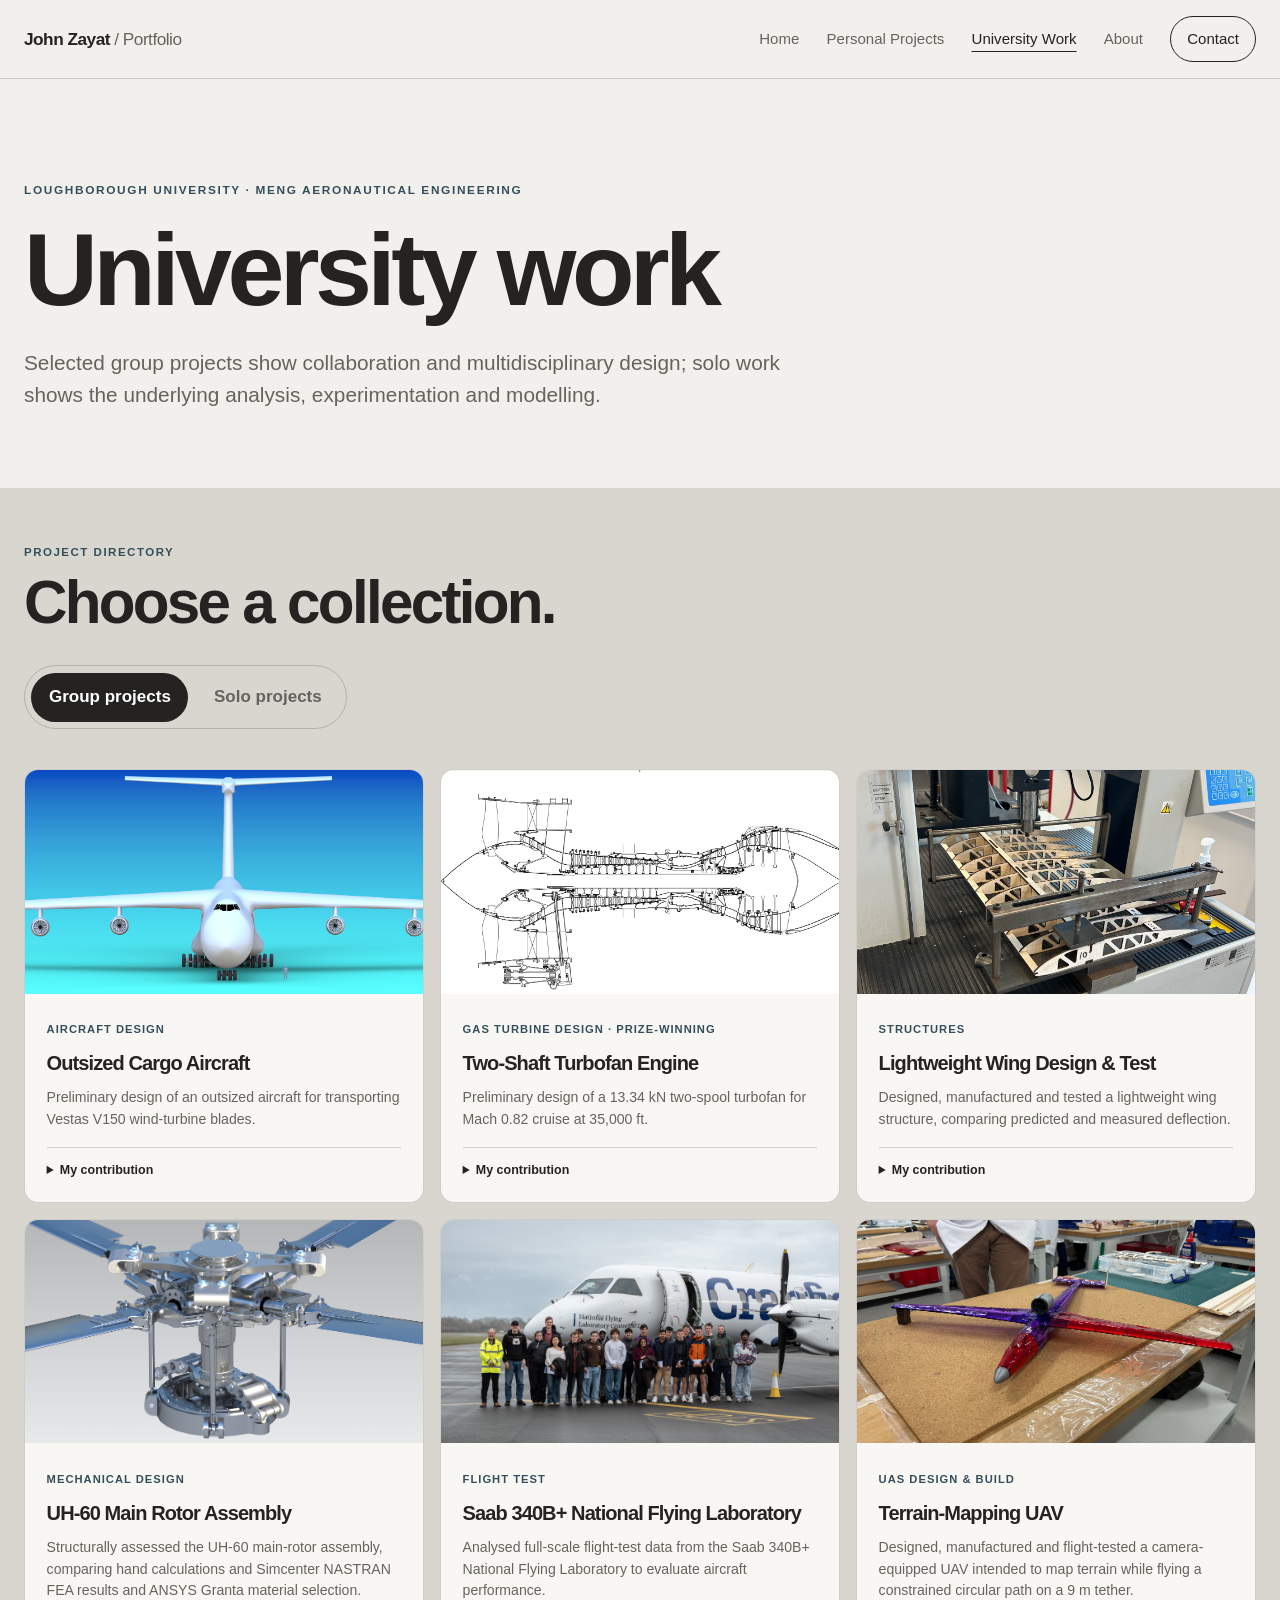
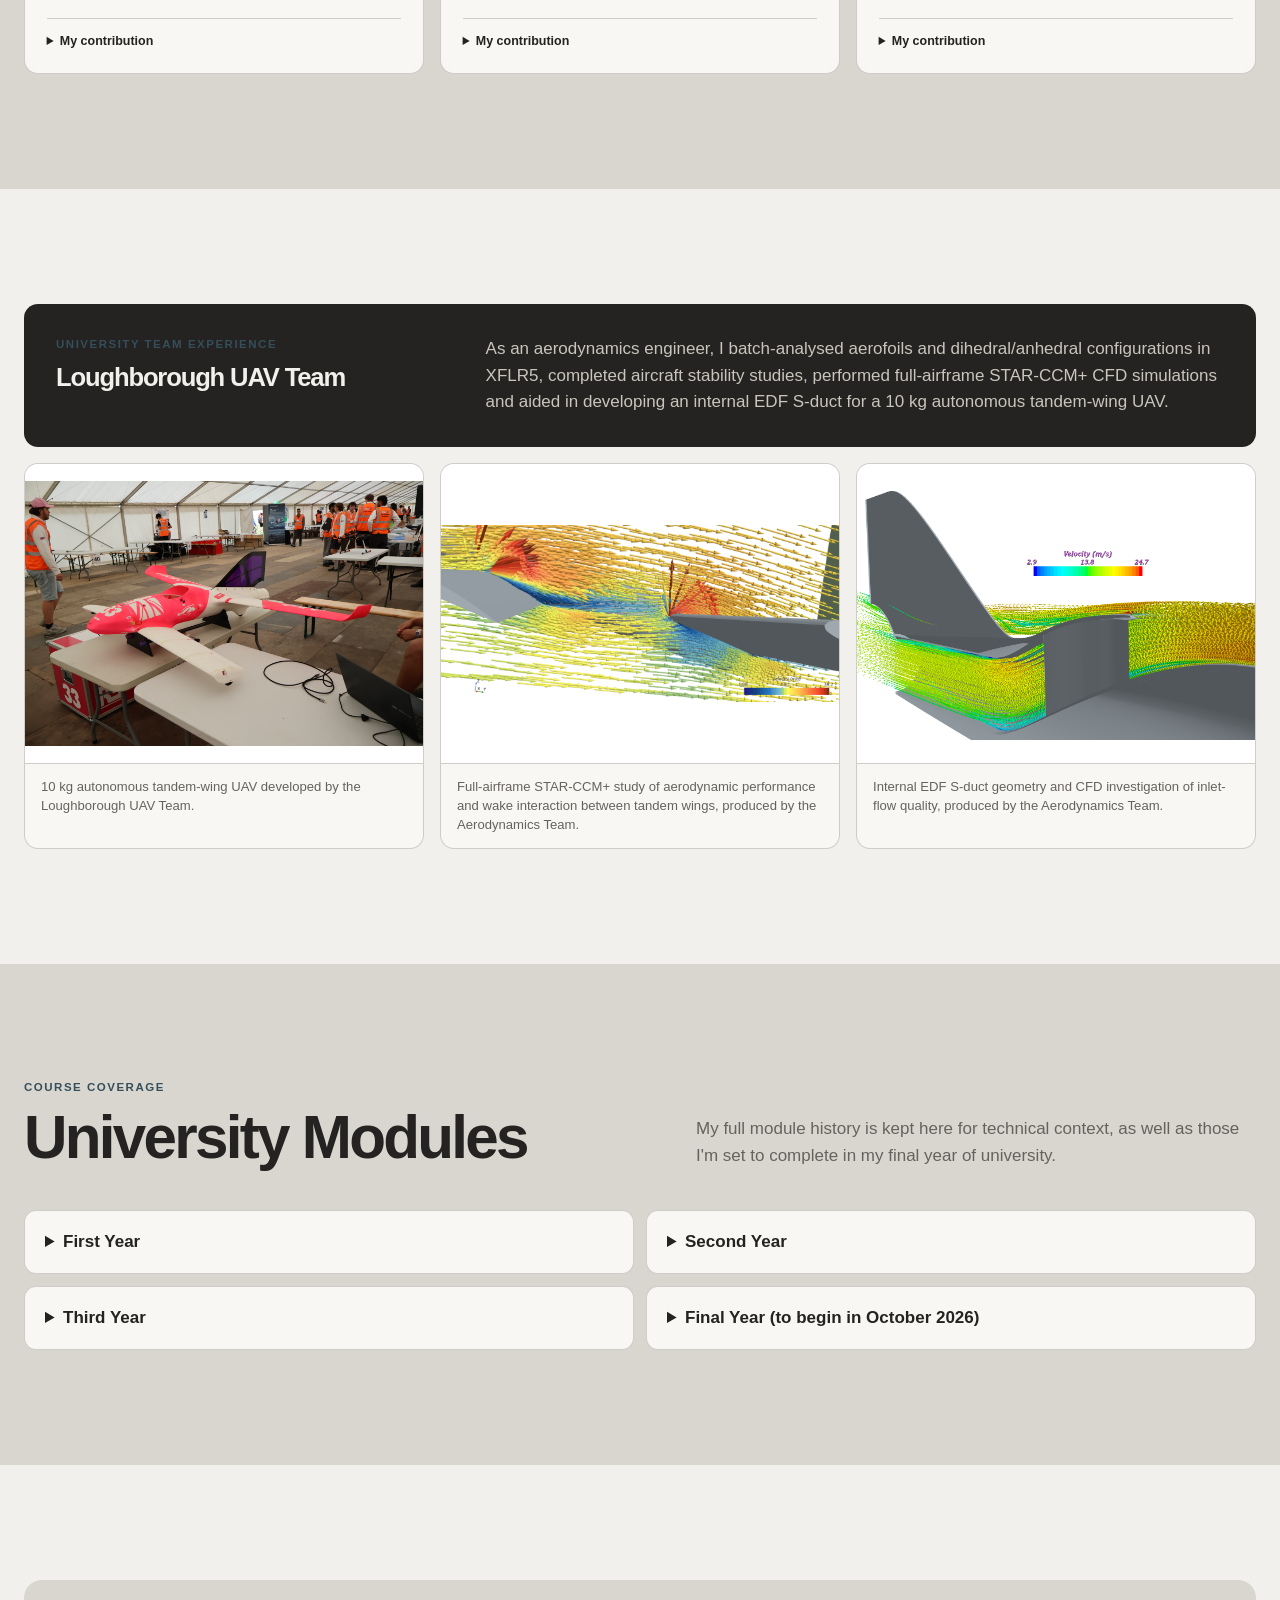
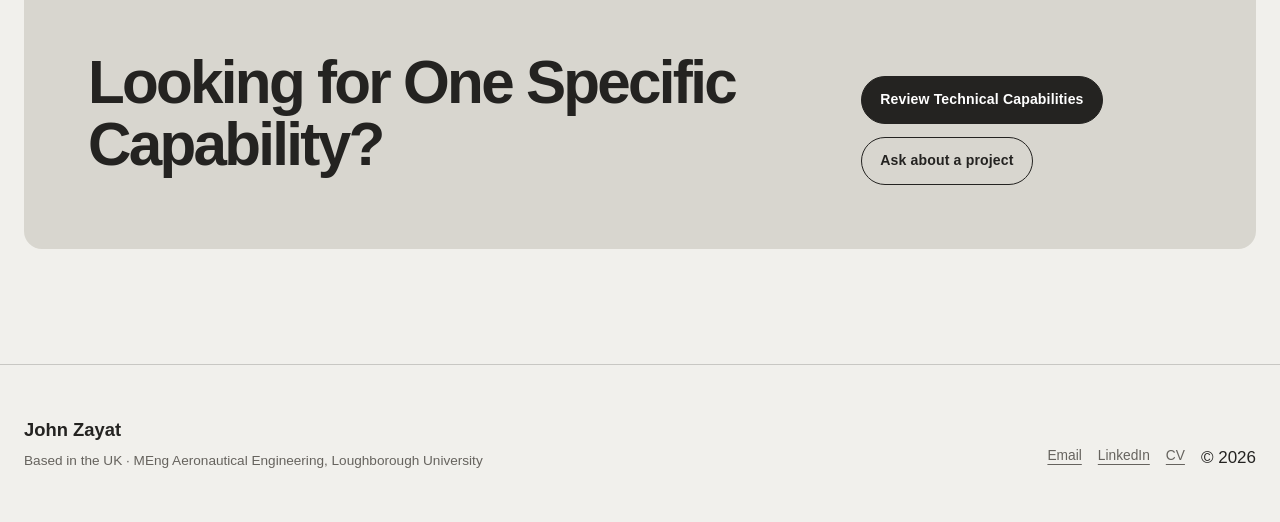
<file: university-projects.html>
<!doctype html>
<html lang="en">
<head>
  <meta charset="utf-8"><meta name="viewport" content="width=device-width, initial-scale=1">
  <meta name="description" content="Selected group and solo aeronautical engineering work completed by John Zayat at Loughborough University.">
  <meta name="theme-color" content="#f1f0ec"><title>University Work | John Zayat Portfolio</title>
  <link rel="stylesheet" href="styles.css"><script src="script.js" defer></script>
</head>
<body>
  <a class="skip-link" href="#main">Skip to content</a>
  <header class="site-header"><div class="container nav-shell"><a class="brand" href="index.html">John Zayat <span>/ Portfolio</span></a><button class="nav-toggle" type="button" aria-label="Open navigation" aria-expanded="false" data-nav-toggle><span></span><span></span><span></span></button><nav class="site-nav" aria-label="Primary navigation" data-site-nav><a href="index.html">Home</a><a href="personal-projects.html">Personal Projects</a><a href="university-projects.html" aria-current="page">University Work</a><a href="about.html">About</a><a class="nav-cta" href="contact.html">Contact</a></nav></div></header>

  <main id="main">
    <section class="page-hero"><div class="container"><div class="page-title"><p class="eyebrow">Loughborough University · MEng Aeronautical Engineering</p><h1>University work</h1><p class="lede">Selected group projects show collaboration and multidisciplinary design; solo work shows the underlying analysis, experimentation and modelling.</p></div></div></section>

    <section class="section alt" style="padding-top:3.5rem">
      <div class="container">
        <span class="kicker">Project directory</span><h2>Choose a collection.</h2>
        <div class="tab-list" role="tablist" aria-label="University project type"><button class="tab-button" type="button" role="tab" aria-selected="true" data-project-tab="group">Group projects</button><button class="tab-button" type="button" role="tab" aria-selected="false" data-project-tab="solo">Solo projects</button></div>

        <div class="project-panel" data-project-panel="group" role="tabpanel">
          <div class="project-directory">
            <article class="directory-card"><img src="assets/cargo-aircraft.PNG" alt="Front view of the outsized cargo aircraft design"><div class="card-body"><span class="type">Aircraft Design</span><h3>Outsized Cargo Aircraft</h3><p>Preliminary design of an outsized aircraft for transporting Vestas V150 wind-turbine blades.</p><details><summary>My contribution</summary><p>Calculated CG and landing-gear positions and produced the complete aircraft and cargo CAD assembly, cross-sectional views/engineering drawings and technical report.</p></details></div></article>
            <article class="directory-card"><img src="assets/turbofan.PNG" alt="Cross-section of the two-shaft turbofan engine design"><div class="card-body"><span class="type">Gas Turbine Design · Prize-winning</span><h3>Two-Shaft Turbofan Engine</h3><p>Preliminary design of a 13.34 kN two-spool turbofan for Mach 0.82 cruise at 35,000 ft.</p><details><summary>My contribution</summary><p>Optimised the thermodynamic cycle in GasTurb 12, iteratively sized the gas-path annuli and developed the shaft, bearing and casing architecture within geometric, stress and manufacturing constraints; awarded the Stan Stevens Prize for the best individual performance in the Gas Turbine Design module cohort.</p></details></div></article>
            <article class="directory-card"><img src="assets/wing-structure.jpg" alt="CAD rendering of a lightweight rib and spar wing structure"><div class="card-body"><span class="type">Structures</span><h3>Lightweight Wing Design &amp; Test</h3><p>Designed, manufactured and tested a lightweight wing structure, comparing predicted and measured deflection.</p><details><summary>My contribution</summary><p>Selected the aerofoil and structure, produced the CAD and manufacturing files, and performed FEA and LR50K testing.</p></details></div></article>
            <article class="directory-card"><img src="assets/blackhawk-rotor.png" alt="CAD model of a UH-60 Black Hawk main rotor assembly"><div class="card-body"><span class="type">Mechanical Design</span><h3>UH-60 Main Rotor Assembly</h3><p>Structurally assessed the UH-60 main-rotor assembly, comparing hand calculations and Simcenter NASTRAN FEA results and ANSYS Granta material selection.</p><details><summary>My contribution</summary><p>Created the CAD assembly and performed blade- and assembly-level tension, torsion, buckling and vibrational analyses.</p></details></div></article>
            <article class="directory-card"><img src="assets/flight-test.JPEG" alt="Student team beside the Saab 340B+ flying laboratory"><div class="card-body"><span class="type">Flight Test</span><h3>Saab 340B+ National Flying Laboratory</h3><p>Analysed full-scale flight-test data from the Saab 340B+ National Flying Laboratory to evaluate aircraft performance.</p><details><summary>My contribution</summary><p>Analysed its drag, climb and cruise performance characteristics and compared the results with the Jetstream 31.</p></details></div></article>
            <article class="directory-card"><img src="assets/terrain-uav.jpeg" alt="Manufactured terrain-mapping UAV in a workshop"><div class="card-body"><span class="type">UAS Design &amp; Build</span><h3>Terrain-Mapping UAV</h3><p>Designed, manufactured and flight-tested a camera-equipped UAV intended to map terrain while flying a constrained circular path on a 9 m tether.</p><details><summary>My contribution</summary><p>Selected the aerofoil and wing design in XFLR5, produced the CAD and laser-cut files, assembled the airframe and performed a successful maiden flight.</p></details></div></article>
          </div>
        </div>

        <div class="project-panel" data-project-panel="solo" role="tabpanel" hidden>
          <div class="project-directory">
            <article class="directory-card"><img src="assets/cfd-mesh.PNG" alt="CFD result from STAR-CCM+"><div class="card-body"><span class="type">CFD</span><h3>Steady & Turbulent Cube Flow</h3><p>Mesh development and comparison of RANS and LES predictions of cube wake behaviour and drag with wind-tunnel data.</p><details><summary>Methods</summary><p>Compared steady and turbulent assumptions, convergence behaviour, wake structure, and sensitivity to numerical setup.</p></details></div></article>
            <article class="directory-card"><img src="assets/kalman-filter.PNG" alt="MATLAB sensor fusion result"><div class="card-body"><span class="type">Sensor fusion</span><h3>Vehicle Navigation Data Fusion</h3><p>Processing and fusion of test-vehicle measurements with an OxTS RT3000 inertial/GPS navigation system using Kalman Filters.</p><details><summary>Methods</summary><p>Used MATLAB for moving-average and noise analysis, covariance and correlation matrices, weighted pseudo-inverse estimation, Gaussianity testing, and developing a Kalman filter for vehicle-position estimation.</p></details></div></article>
            <article class="directory-card"><img src="assets/aerodynamics.PNG" alt="Excel graph results from wing tunnel testing"><div class="card-body"><span class="type">Wind tunnel</span><h3>Turbulent Boundary Layer</h3><p>Characterised a turbulent boundary layer from multi-position velocity-probe measurements, determining its thickness, shape factor and skin-friction behaviour.</p><details><summary>Methods</summary><p>Calculated δ, δ* and H using Power-law and numerical-integration methods, estimated skin friction using the Ludwieg–Tillmann correlation, and produced Clauser diagrams for comparison with the MIE method.</p></details></div></article>
            <article class="directory-card"><img src="assets/Saab-340B.jpeg" alt="Saab 340B+ National Flying Laboratory"><div class="card-body"><span class="type">Flight dynamics</span><h3>Aircraft Stability & Flight Test</h3><p>Stability calculations and interpretation of aircraft response from controlled flight-test manoeuvres.</p><details><summary>Methods</summary><p>Linked theoretical derivatives and modes to measured time histories, then assessed the limitations of the test method and data.</p></details></div></article>
            <article class="directory-card"><img src="assets/turbo-prop.PNG" alt="Axial Flow Compressor"><div class="card-body"><span class="type">Turbomachinery</span><h3>Axial Compressor Surge & Stall</h3><p>Experimental compressor characterisation focused on operating limits, pressure rise and unstable behaviour.</p><details><summary>Methods</summary><p>LabVIEW data acquisition, performance maps, velocity triangles and experimental surge investigation.</p></details></div></article>
            <article class="directory-card"><img src="assets/supercritical.PNG" alt="Supercritical Aerofoil Tecplot"><div class="card-body"><span class="type">Aerodynamics</span><h3>NASA Supercritical Aerofoil</h3><p>Assessed a NASA supercritical aerofoil across incidence and Mach-number sweeps using SU2.</p><details><summary>Methods</summary><p>CFD comparison with NASA data, Tecplot visualisation of shock generation and critical and drag-divergence Mach calculations.</p></details></div></article>
            <article class="directory-card"><img src="assets/root-locus.PNG" alt="Control Engineering Simulink results"><div class="card-body"><span class="type">Controls</span><h3>Control Engineering Analysis</h3><p>Analysed and tuned a fighter-aircraft carrier-landing control model.</p><details><summary>Methods</summary><p>MATLAB and Simulink gain tuning, hand-drawn root-locus plots, stability step-response graphs and Bode Plot analysis.</p></details></div></article>
            <article class="directory-card"><img src="assets/mechanics.PNG" alt="Excel data sheet from laboratory testing"><div class="card-body"><span class="type">Materials</span><h3>Mechanics of Materials & EBT</h3><p>Compared Elementary Beam Theory with measured cantilever-beam strain and deflection.</p><details><summary>Methods</summary><p>EBT calculations and Excel comparison of theoretical and experimental stress and displacement.</p></details></div></article>
            <article class="directory-card"><img src="assets/ping-pong.PNG" alt="Derivation calculations from Simulink"><div class="card-body"><span class="type">Dynamics</span><h3>Ping-Pong Ball Simulation</h3><p>Modelled a ping-pong ball rolling down an incline in Simulink.</p><details><summary>Methods</summary><p>Hand-derived translational and rotational acceleration, drag and terminal-velocity equations implemented in Simulink.</p></details></div></article>
          </div>
        </div>
      </div>
    </section>

    <section class="section">
  <div class="container">

    <div class="team-callout">
      <div>
        <span class="kicker">University Team Experience</span>
        <h3>Loughborough UAV Team</h3>
      </div>

      <p>
        As an aerodynamics engineer, I batch-analysed aerofoils and
        dihedral/anhedral configurations in XFLR5, completed aircraft stability
        studies, performed full-airframe STAR-CCM+ CFD simulations and aided in
        developing an internal EDF S-duct for a 10 kg autonomous tandem-wing UAV.
      </p>
    </div>

    <div class="uav-gallery" aria-label="Loughborough UAV Team project images">

      <figure>
        <a
          href="assets/lboro-uav-aircraft.JPG"
          target="_blank"
          rel="noreferrer"
        >
          <img
            src="assets/lboro-uav-aircraft.JPG"
            alt="Loughborough UAV Team autonomous tandem-wing aircraft"
            loading="lazy"
          >
        </a>

        <figcaption>
          10 kg autonomous tandem-wing UAV developed by the Loughborough UAV Team.
        </figcaption>
      </figure>

      <figure>
        <a
          href="assets/wake.png"
          target="_blank"
          rel="noreferrer"
        >
          <img
            src="assets/wake.png"
            alt="Full-airframe CFD simulation of the tandem-wing UAV"
            loading="lazy"
          >
        </a>

        <figcaption>
          Full-airframe STAR-CCM+ study of aerodynamic performance and wake interaction between tandem wings, produced by the Aerodynamics Team.
        </figcaption>
      </figure>

      <figure>
        <a
          href="assets/lboro-uav-s-duct.png"
          target="_blank"
          rel="noreferrer"
        >
          <img
            src="assets/lboro-uav-s-duct.png"
            alt="CFD study of the internal EDF S-duct"
            loading="lazy"
          >
        </a>

        <figcaption>
          Internal EDF S-duct geometry and CFD investigation of inlet-flow quality, produced by the Aerodynamics Team.
        </figcaption>
      </figure>

    </div>
  </div>
</section>
    <section class="section alt"><div class="container"><div class="section-head"><div><span class="kicker">Course Coverage</span><h2>University Modules</h2></div><p>My full module history is kept here for technical context, as well as those I'm set to complete in my final year of university.</p></div>
      <div class="module-years">

  <details class="module-year">
    <summary>First Year</summary>

    <div class="module-table-wrap">
      <table class="module-table">
        <thead>
          <tr>
            <th scope="col">Module Name</th>
            <th scope="col">Module Code</th>
          </tr>
        </thead>

        <tbody>
          <tr><td>Aircraft Systems, Performance and Design</td><td>23TTA210</td></tr>
          <tr><td>Computing</td><td>23TTA014</td></tr>
          <tr><td>Engineering Design and Manufacture</td><td>23TTA208</td></tr>
          <tr><td>Engineering Mathematics 1</td><td>23MAA104</td></tr>
          <tr><td>Engineering Mathematics 2</td><td>23MAA204</td></tr>
          <tr><td>Engineering Mechanics</td><td>23TTA001</td></tr>
          <tr><td>Materials and Structures</td><td>23TTA002</td></tr>
          <tr><td>Risk Analysis</td><td>23TTA200</td></tr>
          <tr><td>Thermofluids</td><td>23TTA003</td></tr>
        </tbody>
      </table>
    </div>
  </details>

  <details class="module-year">
    <summary>Second Year</summary>

    <div class="module-table-wrap">
      <table class="module-table">
        <thead>
          <tr>
            <th scope="col">Module Name</th>
            <th scope="col">Module Code</th>
          </tr>
        </thead>

        <tbody>
          <tr><td>Aircraft Structures</td><td>24TTB109</td></tr>
          <tr><td>Compressible Flow</td><td>24TTB201</td></tr>
          <tr><td>Control Engineering</td><td>24TTB202</td></tr>
          <tr><td>Dynamics and Vibration</td><td>24TTB002</td></tr>
          <tr><td>Electrotechnology</td><td>24TTB211</td></tr>
          <tr><td>Engineering Mathematics 3</td><td>24MAB104</td></tr>
          <tr><td>Fixed and Rotary Wing Aircraft Performance</td><td>24TTB209</td></tr>
          <tr><td>Incompressible Aerodynamics</td><td>24TTB101</td></tr>
          <tr><td>Mechanics of Materials</td><td>24TTB204</td></tr>
          <tr><td>Structural Design Project</td><td>24TTB208</td></tr>
          <tr><td>Systems Reliability Assessment</td><td>24TTB100</td></tr>
          <tr><td>Turbomachinery and Propulsion</td><td>24TTB203</td></tr>
        </tbody>
      </table>
    </div>
  </details>

  <details class="module-year">
    <summary>Third Year</summary>

    <div class="module-table-wrap">
      <table class="module-table">
        <thead>
          <tr>
            <th scope="col">Module Name</th>
            <th scope="col">Module Code</th>
          </tr>
        </thead>

        <tbody>
          <tr><td>Aerodynamics</td><td>25TTC051</td></tr>
          <tr><td>Aircraft Design</td><td>25TTC010</td></tr>
          <tr><td>Aircraft Stability and Flight Test</td><td>25TTC067</td></tr>
          <tr><td>Flight Control Systems</td><td>25TTC057</td></tr>
          <tr><td>Gas Turbine Design 1</td><td>25TTC050</td></tr>
          <tr><td>Gas Turbine Design 2</td><td>25TTC011</td></tr>
          <tr><td>Introduction to Computational Fluid Dynamics</td><td>25TTC102</td></tr>
          <tr><td>Principles of Composite Materials and Structures</td><td>25TTC054</td></tr>
          <tr><td>Sensor Fusion for Intelligent Vehicles</td><td>25TTC103</td></tr>
          <tr><td>Spacecraft Engineering</td><td>25TTC012</td></tr>
        </tbody>
      </table>
    </div>
  </details>

  <details class="module-year">
    <summary>Final Year (to begin in October 2026)</summary>

    <div class="module-table-wrap">
      <table class="module-table">
        <thead>
          <tr>
            <th scope="col">Module Name</th>
            <th scope="col">Module Code</th>
          </tr>
        </thead>

        <tbody>
          <tr><td>Advanced CFD</td><td>26TTD020</td></tr>
          <tr><td>Aerospace Group Design Project</td><td>26TTD009</td></tr>
          <tr><td>Autonomous Vehicles</td><td>26TTD106</td></tr>
          <tr><td>MEng Project</td><td>26TTD004</td></tr>
          <tr><td>Propulsion Design for the Environment</td><td>26TTD105</td></tr>
        </tbody>
      </table>
    </div>
  </details>

</div>
    </div></section>

    <section class="section"><div class="container cta-band"><h2>Looking for One Specific Capability?</h2><div class="actions"><a class="button" href="about.html">Review Technical Capabilities</a><a class="button secondary" href="contact.html">Ask about a project</a></div></div></section>
  </main>
  <footer class="site-footer"><div class="container footer-grid"><div><div class="footer-title">John Zayat</div><p class="footer-copy">Based in the UK · MEng Aeronautical Engineering, Loughborough University</p></div><div class="footer-links"><a href="mailto:johnzayat360@gmail.com">Email</a><a href="https://www.linkedin.com/in/john-zayat-956365253/" target="_blank" rel="noreferrer">LinkedIn</a><a href="assets/John-Zayat-CV.pdf" download>CV</a><span>© <span data-year></span></span></div></div></footer>
</body></html>
</file>
<file: styles.css>
:root {
  --ink: #242321;
  --muted: #66635e;
  --paper: #f1f0ec;
  --paper-soft: #f8f7f4;
  --panel: #d8d6cf;
  --panel-dark: #c9c6be;
  --line: rgba(36, 35, 33, 0.2);
  --accent: #344e5b;
  --white: #ffffff;
  --radius: 18px;
  --shadow: 0 20px 50px rgba(31, 29, 26, 0.09);
  --font: "Aptos", "Segoe UI", Helvetica, Arial, sans-serif;
}

* { box-sizing: border-box; }
html { scroll-behavior: smooth; }
body {
  margin: 0;
  background: var(--paper);
  color: var(--ink);
  font-family: var(--font);
  font-size: 17px;
  line-height: 1.55;
  -webkit-font-smoothing: antialiased;
}

img { display: block; max-width: 100%; }
a { color: inherit; }
button, input, select, textarea { font: inherit; }
button, a { -webkit-tap-highlight-color: transparent; }
:focus-visible { outline: 3px solid #7893a0; outline-offset: 3px; }

.skip-link { position: fixed; left: 1rem; top: -5rem; z-index: 100; background: var(--ink); color: var(--white); padding: .75rem 1rem; border-radius: 999px; }

.skip-link:focus { top: 1rem; }

.container { width: min(1260px, calc(100% - 48px)); margin-inline: auto; }
.narrow { width: min(800px, 100%); }

.site-header { position: sticky; top: 0; z-index: 50; border-bottom: 1px solid var(--line); background: rgba(241, 240, 236, .91); backdrop-filter: blur(18px); }

.nav-shell { min-height: 78px; display: flex; align-items: center; justify-content: space-between; gap: 2rem; }
.brand { text-decoration: none; font-weight: 700; letter-spacing: -.03em; font-size: 1.08rem; }
.brand span { color: var(--muted); font-weight: 500; }
.site-nav { display: flex; align-items: center; gap: 1.7rem; }
.site-nav a { text-decoration: none; color: var(--muted); font-size: .94rem; }
.site-nav a:hover, .site-nav a[aria-current="page"] { color: var(--ink); }
.site-nav a[aria-current="page"] { text-decoration: underline; text-underline-offset: 7px; }
.nav-cta { padding: .62rem 1rem; border: 1px solid var(--ink); border-radius: 999px; color: var(--ink) !important; }
.nav-toggle { display: none; border: 0; background: transparent; width: 44px; height: 44px; padding: 10px; cursor: pointer; }
.nav-toggle span { display: block; height: 2px; margin: 6px 0; background: var(--ink); transition: transform .2s, opacity .2s; }

.hero { padding: clamp(4rem, 8vw, 7.5rem) 0 2.5rem; }
.hero-grid { display: grid; grid-template-columns: .95fr 1.05fr; gap: clamp(2rem, 5vw, 5rem); align-items: center; }
.hero-grid > figure { margin: 0; }

.eyebrow { margin: 0 0 1.1rem; color: var(--accent); font-weight: 700; text-transform: uppercase; letter-spacing: .14em; font-size: .74rem; }
h1, h2, h3 { margin: 0; letter-spacing: -.045em; line-height: 1.03; }
h1 { font-size: clamp(3.15rem, 5.15vw, 5.4rem); font-weight: 600; }
h2 { font-size: clamp(2.25rem, 4.7vw, 4.7rem); font-weight: 600; }
h3 { font-size: clamp(1.25rem, 2vw, 1.65rem); font-weight: 650; }
.hero-copy { max-width: 650px; }
.hero-copy .lede { max-width: 610px; margin: 1.6rem 0 0; color: var(--muted); font-size: clamp(1.03rem, 1.6vw, 1.28rem); }
.actions { display: flex; flex-wrap: wrap; gap: .8rem; margin-top: 2rem; }
.button { display: inline-flex; align-items: center; justify-content: center; gap: .55rem; min-height: 48px; padding: .75rem 1.15rem; border: 1px solid var(--ink); border-radius: 999px; background: var(--ink); color: var(--white); text-decoration: none; font-size: .88rem; font-weight: 700; letter-spacing: .01em; cursor: pointer; }

.button:hover { background: var(--accent); border-color: var(--accent); }
.button.secondary { background: transparent; color: var(--ink); }
.button.secondary:hover { background: var(--white); border-color: var(--ink); }
.text-link { font-weight: 700; text-underline-offset: 4px; }
.hero-visual { overflow: hidden; min-height: 460px; border-radius: var(--radius); background: linear-gradient(145deg, #d5d4d0, #f7f6f3); box-shadow: var(--shadow); }
.hero-visual img { width: 100%; height: 100%; min-height: 460px; object-fit: cover; object-position: center; }

.caption { margin: .65rem 0 0; color: var(--muted); font-size: .8rem; }

.metrics { padding: 2.5rem 0 0; }
.metric-grid { border-top: 1px solid var(--line); border-bottom: 1px solid var(--line); display: grid; grid-template-columns: repeat(3, 1fr); }
.metric { padding: 1.35rem 1rem; border-right: 1px solid var(--line); }
.metric:first-child { padding-left: 0; }
.metric:last-child { border-right: 0; }
.metric strong { display: block; font-size: 1.35rem; letter-spacing: -.03em; }
.metric span { color: var(--muted); font-size: .82rem; }

.section { padding: clamp(5rem, 9vw, 9rem) 0; }
.section.alt { background: var(--panel); }
.section.dark { background: var(--ink); color: var(--paper); }
.section-head { display: flex; align-items: end; justify-content: space-between; gap: 2rem; margin-bottom: 2.6rem; }
.section-head p { max-width: 560px; margin: 0; color: var(--muted); }
.dark .section-head p { color: #c8c4bc; }
.kicker { display: block; margin-bottom: .6rem; color: var(--accent); font-size: .72rem; font-weight: 800; letter-spacing: .13em; text-transform: uppercase; }

.feature { display: grid; grid-template-columns: 1.35fr .65fr; min-height: 580px; overflow: hidden; border-radius: var(--radius); background: var(--paper-soft); box-shadow: var(--shadow); }
.feature-media { min-height: 430px; overflow: hidden; background: #d8d7d3; }
.feature-media img { width: 100%; height: 100%; object-fit: cover; object-position: center; transition: transform .5s ease; }
.feature:hover .feature-media img { transform: scale(1.025); }
.feature-copy { display: flex; flex-direction: column; justify-content: space-between; gap: 2rem; padding: clamp(2rem, 4vw, 3.6rem); }
.feature-copy p { color: var(--muted); }
.tag-row { display: flex; flex-wrap: wrap; gap: .5rem; margin-top: 1.25rem; }
.tag { padding: .38rem .68rem; border: 1px solid var(--line); border-radius: 999px; color: var(--muted); font-size: .72rem; }

.card-grid { display: grid; grid-template-columns: repeat(3, 1fr); gap: 1rem; }
.project-card { position: relative; border: 1px solid var(--line); border-radius: 14px; background: var(--paper-soft); overflow: hidden; }
.project-card > img { width: 100%; aspect-ratio: 16 / 9; object-fit: cover; background: #ddd; }
.card-body { padding: 1.35rem; }
.card-body p { margin: .75rem 0 1rem; color: var(--muted); font-size: .94rem; }
.card-meta { display: flex; gap: .5rem; flex-wrap: wrap; font-size: .72rem; color: var(--muted); }

.capability-grid { display: grid; grid-template-columns: repeat(3, 1fr); gap: 1px; background: rgba(255,255,255,.2); border: 1px solid rgba(255,255,255,.2); }
.capability { background: var(--ink); padding: 2rem; min-height: 220px; }
.capability .number { color: #a5b5bc; font-size: .75rem; }
.capability h3 { margin: 2.8rem 0 .7rem; }
.capability p { color: #bdb9b2; font-size: .92rem; }

.cta-band { display: flex; align-items: center; justify-content: space-between; gap: 2rem; padding: clamp(2rem, 5vw, 4rem); border-radius: var(--radius); background: var(--panel); }
.cta-band h2 { max-width: 780px; }

.page-hero { padding: clamp(4rem, 8vw, 7rem) 0 clamp(3rem, 6vw, 5rem); }
.page-hero .lede { max-width: 760px; margin: 1.5rem 0 0; color: var(--muted); font-size: clamp(1.05rem, 1.7vw, 1.3rem); }
.page-hero-media { margin-top: 3rem; overflow: hidden; min-height: 400px; border-radius: var(--radius); background: #d0cfcb; }
.page-hero-media img { width: 100%; height: 100%; min-height: 400px; object-fit: cover; }
.page-title { max-width: 1000px; }
.page-title h1 { font-size: clamp(3.8rem, 8vw, 8.4rem); }

.section-nav { position: sticky; top: 78px; z-index: 30; border-block: 1px solid var(--line); background: rgba(241,240,236,.95); backdrop-filter: blur(12px); }
.section-nav .container { display: flex; gap: 1.4rem; overflow-x: auto; padding-block: .85rem; scrollbar-width: none; }
.section-nav .container::-webkit-scrollbar { display: none; }
.section-nav a { white-space: nowrap; text-decoration: none; color: var(--muted); font-size: .78rem; font-weight: 700; text-transform: uppercase; letter-spacing: .08em; }
.section-nav a:hover { color: var(--ink); }

.intro-grid { display: grid; grid-template-columns: .7fr 1.3fr; gap: clamp(2rem, 7vw, 7rem); }
.intro-grid .large-copy { margin: 0; font-size: clamp(1.35rem, 2.5vw, 2.2rem); line-height: 1.25; letter-spacing: -.025em; }
.brief-grid { display: grid; grid-template-columns: repeat(2, 1fr); border-top: 1px solid var(--line); }
.brief-item { padding: 1.25rem 0; border-bottom: 1px solid var(--line); }
.brief-item:nth-child(odd) { padding-right: 1rem; }
.brief-item:nth-child(even) { padding-left: 1rem; border-left: 1px solid var(--line); }
.brief-item small { display: block; color: var(--muted); text-transform: uppercase; letter-spacing: .1em; font-size: .68rem; }
.brief-item strong { display: block; margin-top: .3rem; }

.brief-list { margin: .3rem 0 0; padding-left: 1.15rem; font-weight: 700; }
.brief-list li { margin: .15rem 0; line-height: 1.4; }

.requirement-grid { display: grid; grid-template-columns: repeat(4, 1fr); gap: 1rem; margin-top: 2.5rem; }
.requirement { min-height: 220px; padding: 1.5rem; border: 1px solid var(--line); border-radius: 14px; background: var(--paper-soft); }
.requirement span { color: var(--accent); font-weight: 800; font-size: .72rem; }
.requirement h3 { margin: 3rem 0 .7rem; font-size: 1.2rem; }
.requirement p { color: var(--muted); font-size: .9rem; }

.timeline { margin-top: 3rem; border-top: 1px solid var(--line); }
.timeline-row { display: grid; grid-template-columns: 110px .75fr 1.25fr; gap: 1.5rem; padding: 1.5rem 0; border-bottom: 1px solid var(--line); }
.timeline-row .iteration { color: var(--accent); font-weight: 800; font-size: .78rem; text-transform: uppercase; letter-spacing: .08em; }
.timeline-row p { margin: 0; color: var(--muted); }

.mechanism-grid { display: grid; grid-template-columns: repeat(2, 1fr); gap: 1rem; }
.mechanism-card { overflow: hidden; border-radius: 14px; background: var(--paper-soft); }
.mechanism-card img { width: 100%; aspect-ratio: 16 / 8.5; object-fit: cover; background: #ddd; }
.mechanism-card .card-body { padding: 1.6rem; }
.mechanism-card p { color: var(--muted); }
.mechanism-card ul { padding-left: 1.1rem; color: var(--muted); font-size: .9rem; }

.prototype-grid { display: grid; grid-template-columns: repeat(3, 1fr); gap: 1rem; }
.prototype { border-top: 1px solid var(--line); padding-top: 1rem; }
.prototype img { width: 100%; aspect-ratio: 4/3; object-fit: cover; border-radius: 10px; }
.prototype h3 { margin-top: 1.1rem; font-size: 1.2rem; }
.prototype p { color: var(--muted); font-size: .9rem; }
.mini-metrics { display: flex; gap: .8rem; flex-wrap: wrap; margin-top: .8rem; color: var(--muted); font-size: .75rem; }

.analysis-grid { display: grid; grid-template-columns: repeat(2, minmax(0, 1fr)); gap: 1rem; width: 100%; }
.analysis-card { min-width: 0; margin: 0; overflow: hidden; border: 1px solid var(--line); border-radius: 14px; background: var(--paper-soft); }
.analysis-card:only-child { grid-column: 1 / -1; }
.analysis-image { display: block; width: 100%; overflow: hidden; border-bottom: 1px solid var(--line); background: #fff; }
.analysis-image img { display: block; width: 100%; height: auto; }
.analysis-card figcaption { padding: 1.5rem; }
.analysis-tool { display: block; margin-bottom: .55rem; color: var(--accent); font-size: .7rem; font-weight: 800; letter-spacing: .09em; text-transform: uppercase;m }
.analysis-card h3 { margin: 0 0 .9rem; font-size: 1.25rem; }
.analysis-card p { color: var(--muted); font-size: .9rem; }
.analysis-condition { padding-bottom: .8rem; border-bottom: 1px solid var(--line); }
.analysis-condition strong { color: var(--ink); }

.test-grid { display: grid; grid-template-columns: 1fr 1fr; gap: 1rem; }
.test-card { overflow: hidden; border: 1px solid rgba(255,255,255,.18); border-radius: 14px; }
.test-card img { width: 100%; aspect-ratio: 16/9; object-fit: cover; background: #fff; }
.test-card .card-body { padding: 1.5rem; }
.test-card p { color: #c7c2ba; }
.test-media { display: block; width: 100%; aspect-ratio: 16 / 9; object-fit: contain; background: #000; }

.analysis-card-button { width: 100%; padding: 0; background: transparent; color: inherit; text-align: left; cursor: pointer; }
.analysis-card-button:hover img { transform: scale(1.02); }
.analysis-card-button img { transition: transform 0.3s ease; }
.analysis-card-button .card-body { display: block; }
.analysis-title { display: block; font-size: clamp(1.25rem, 2vw, 1.65rem); font-weight: 650; line-height: 1.03; letter-spacing: -0.045em; }
.analysis-copy { display: block; margin: 0.75rem 0 1rem; color: #c7c2ba; font-size: 0.94rem; }
.analysis-hint { display: block; color: #fff; font-size: 0.75rem; font-weight: 800; letter-spacing: 0.08em; text-transform: uppercase; }
.analysis-panel { margin-top: 1rem; padding: clamp(1.5rem, 4vw, 3rem); border: 1px solid rgba(255, 255, 255, 0.18); border-radius: 14px; background: rgba(255, 255, 255, 0.05); }
.analysis-panel[hidden] { display: none; }
.analysis-panel-head { display: flex; align-items: flex-start; justify-content: space-between; gap: 2rem; }
.analysis-intro,
.analysis-video p { max-width: 850px; color: #c7c2ba; }
.analysis-close { padding: 0.6rem 1rem; border: 1px solid rgba(255, 255, 255, 0.45); border-radius: 999px; background: transparent; color: #fff; cursor: pointer; }
.analysis-gallery { display: grid; grid-template-columns: repeat(3, minmax(0, 1fr)); gap: 1rem; margin-top: 2rem; }
.analysis-gallery figure { margin: 0; }
.analysis-gallery a { display: block; overflow: hidden; border-radius: 10px; background: #fff; }
.analysis-gallery img { width: 100%; aspect-ratio: 16 / 9; object-fit: contain; }
.analysis-gallery figcaption { margin-top: 0.6rem; color: #c7c2ba; font-size: 0.8rem; }
.analysis-video { margin-top: 2.5rem; padding-top: 2rem; border-top: 1px solid rgba(255, 255, 255, 0.18); }
.analysis-video .test-media { margin-top: 1rem; border-radius: 10px; }

.finding-list { margin: 2rem 0 0; padding: 0; list-style: none; display: grid; grid-template-columns: repeat(4, 1fr); border-top: 1px solid rgba(255,255,255,.2); }
.finding-list li { padding: 1.2rem; border-right: 1px solid rgba(255,255,255,.2); color: #cac6be; font-size: .86rem; }
.finding-list li:last-child { border-right: 0; }
.finding-list strong { display: block; margin-bottom: .4rem; color: var(--white); }

.outcome-grid { display: grid; grid-template-columns: .8fr 1.2fr; gap: clamp(2rem, 7vw, 7rem); }
.outcome-list { list-style: none; margin: 0; padding: 0; counter-reset: outcomes; border-top: 1px solid var(--line); }
.outcome-list li { position: relative; padding: 1.3rem 0 1.3rem 3rem; border-bottom: 1px solid var(--line); }
.outcome-list li::before { counter-increment: outcomes; content: "0" counter(outcomes); position: absolute; left: 0; top: 1.4rem; color: var(--accent); font-size: .75rem; font-weight: 800; }

.status-panel { display: grid; grid-template-columns: 1fr auto; gap: 2rem; align-items: center; padding: 2rem; border: 1px solid var(--line); border-radius: 14px; background: var(--paper-soft); }
.status-badge { white-space: nowrap; padding: .55rem .8rem; border-radius: 999px; background: #dce5e8; color: #27424e; font-size: .72rem; font-weight: 800; text-transform: uppercase; letter-spacing: .08em; }

.tab-list { display: inline-flex; gap: .5rem; padding: .4rem; margin: 2rem 0 2.5rem; border: 1px solid var(--line); border-radius: 999px; }
.tab-button { border: 0; border-radius: 999px; padding: .7rem 1.1rem; background: transparent; color: var(--muted); cursor: pointer; font-weight: 700; }
.tab-button[aria-selected="true"] { background: var(--ink); color: var(--white); }
.project-panel[hidden] { display: none; }
.project-directory { display: grid; grid-template-columns: repeat(3, 1fr); gap: 1rem; }
.directory-card { overflow: hidden; border: 1px solid var(--line); border-radius: 14px; background: var(--paper-soft); }
.directory-card img { width: 100%; aspect-ratio: 16/9; object-fit: cover; background: #ddd; }
.directory-card .index-visual { display: grid; place-items: center; aspect-ratio: 16/9; background: linear-gradient(145deg, #c9c7c0, #ebe9e4); color: #716e67; font-size: 3.6rem; font-weight: 300; letter-spacing: -.06em; }
.directory-card .card-body { padding: 1.35rem; }
.directory-card .type { color: var(--accent); font-size: .7rem; font-weight: 800; text-transform: uppercase; letter-spacing: .09em; }
.directory-card h3 { margin: .65rem 0; font-size: 1.25rem; line-height: 1.15; }
.directory-card p { color: var(--muted); font-size: .88rem; }
.directory-card details { border-top: 1px solid var(--line); margin-top: 1rem; padding-top: .8rem; }
.directory-card summary { cursor: pointer; font-size: .78rem; font-weight: 800; }
.directory-card details p { margin-bottom: 0; }

.team-callout { display: grid; grid-template-columns: .7fr 1.3fr; gap: 2rem; padding: 2rem; border-radius: 14px; background: var(--ink); color: var(--paper); }
.team-callout p { margin: 0; color: #c9c5bd; }

.uav-gallery { display: grid; grid-template-columns: repeat(3, minmax(0, 1fr)); gap: 1rem; margin-top: 1rem; }
.uav-gallery figure { display: grid; grid-template-rows: auto 1fr; min-width: 0; margin: 0; overflow: hidden; border: 1px solid var(--line); border-radius: 14px; background: var(--paper-soft); }
.uav-gallery a { display: block; width: 100%; aspect-ratio: 4 / 3; overflow: hidden; background: #fff; }
.uav-gallery img { display: block; width: 100%; height: 100%; object-fit: contain; }
.uav-gallery figcaption { padding: 0.85rem 1rem; border-top: 1px solid var(--line); color: var(--muted); font-size: 0.82rem; line-height: 1.45; }

.team-callout p { margin: 0; color: #c9c5bd; }

.module-years { display: grid; grid-template-columns: repeat(2, minmax(0, 1fr)); align-items: start; gap: 0.75rem; }
.module-year { overflow: hidden; border: 1px solid var(--line); border-radius: 12px; background: var(--paper-soft); }
.module-year summary { cursor: pointer; padding: 1.1rem 1.25rem; font-weight: 750; }
.module-year[open] summary { border-bottom: 1px solid var(--line); }
.module-table-wrap { overflow-x: auto; }
.module-table { width: 100%; border-collapse: collapse; table-layout: fixed; color: var(--muted); font-size: 0.83rem; }
.module-table th,
.module-table td { padding: 0.75rem 1rem; border-bottom: 1px solid var(--line); text-align: left; vertical-align: top; }
.module-table th { color: var(--ink); font-size: 0.72rem; font-weight: 800; letter-spacing: 0.06em; text-transform: uppercase; }
.module-table th:first-child,
.module-table td:first-child { width: 72%; }
.module-table th:last-child,
.module-table td:last-child { width: 28%; white-space: nowrap; }
.module-table td:last-child { color: var(--ink); font-weight: 700; }
.module-table tbody tr:last-child td { border-bottom: 0; }

.about-hero-grid { display: grid; grid-template-columns: 1.05fr .95fr; gap: clamp(2rem, 6vw, 6rem); align-items: center; }
.about-hero-grid h1 { font-size: clamp(3.7rem, 7vw, 7.3rem); }
.about-hero-grid p { color: var(--muted); }
.about-portrait { min-height: 600px; overflow: hidden; border-radius: var(--radius); background: #deddd9; }
.about-portrait img { width: 100%; height: 100%; min-height: 600px; object-fit: cover; }
.skills-list { display: grid; grid-template-columns: repeat(2, 1fr); border-top: 1px solid var(--line); }
.skill-group { padding: 1.5rem 1.5rem 1.5rem 0; border-bottom: 1px solid var(--line); }
.skill-group:nth-child(even) { padding-left: 1.5rem; border-left: 1px solid var(--line); }
.skill-group p { color: var(--muted); margin: .5rem 0 0; }
.hobby-grid { display: grid; grid-template-columns: repeat(3, 1fr); gap: 1rem; }
.hobby-card img { width: 100%; aspect-ratio: 4/5; object-fit: cover; border-radius: 12px; }
.hobby-card h3 { margin-top: 1rem; font-size: 1.2rem; }
.hobby-card p { color: var(--muted); font-size: .88rem; }
.certificate-list { display: grid; grid-template-columns: repeat(2, 1fr); gap: 0 2rem; border-top: 1px solid var(--line); }
.certificate-list div { padding: 1rem 0; border-bottom: 1px solid var(--line); }
.certificate-list small { display: block; color: var(--muted); }

.contact-grid { display: grid; grid-template-columns: .75fr 1.25fr; gap: clamp(2rem, 7vw, 7rem); align-items: start; }
.contact-copy { position: static; }
.contact-copy h1 { font-size: clamp(3.8rem, 7vw, 7rem); }
.contact-copy p { color: var(--muted); }

.contact-form { padding: clamp(1.5rem, 4vw, 3rem); border-radius: var(--radius); background: var(--panel); }
.form-grid { display: grid; grid-template-columns: repeat(2, 1fr); gap: 1rem; }
.field { display: grid; gap: .4rem; }
.field.full { grid-column: 1 / -1; }
.field label { font-size: .78rem; font-weight: 800; }
.field-hint { display: block; color: var(--muted); font-size: .72rem; font-weight: 400; line-height: 1.4; }
.field input, .field select, .field textarea { width: 100%; border: 1px solid rgba(36,35,33,.55); border-radius: 10px; background: rgba(255,255,255,.48); color: var(--ink); padding: .8rem .9rem; }
.field textarea { min-height: 170px; resize: vertical; }
.form-note { color: var(--muted); font-size: .76rem; }
.form-status { min-height: 1.5rem; color: var(--accent); font-size: .85rem; font-weight: 700; }

.site-footer { padding: 3.2rem 0; border-top: 1px solid var(--line); }
.footer-grid { display: grid; grid-template-columns: 1fr auto; gap: 2rem; align-items: end; }
.footer-title { font-size: 1.15rem; font-weight: 700; }
.footer-copy { color: var(--muted); font-size: .85rem; margin: .35rem 0 0; }
.footer-links { display: flex; flex-wrap: wrap; justify-content: end; gap: 1rem; }
.footer-links a { color: var(--muted); font-size: .86rem; text-underline-offset: 4px; }

.reveal { opacity: 1; transform: none; }
.reveal.is-visible { opacity: 1; transform: none; }

@media (max-width: 980px) {
  .hero-grid, .feature { grid-template-columns: 1fr; }
  .hero-visual { min-height: 340px; }
  .feature { min-height: auto; }
  .feature-media { min-height: 360px; }
  .card-grid, .capability-grid { grid-template-columns: repeat(2, 1fr); }
  .metric-grid { grid-template-columns: repeat(3, 1fr); }
  .metric:nth-child(2) { border-right: 0; }
  .metric:nth-child(-n+2) { border-bottom: 1px solid var(--line); }
  .intro-grid, .outcome-grid, .about-hero-grid, .contact-grid { grid-template-columns: 1fr; }
  .requirement-grid { grid-template-columns: repeat(2, 1fr); }
  .project-directory { grid-template-columns: repeat(2, 1fr); }
  .contact-copy { position: static; }
  .about-portrait, .about-portrait img { min-height: 460px; }
}

@media (max-width: 760px) {
  body { font-size: 16px; }
  .container { width: min(100% - 32px, 1260px); }
  .nav-shell { min-height: 68px; }
  .nav-toggle { display: block; }
  .site-nav { position: absolute; inset: 68px 0 auto 0; display: none; flex-direction: column; align-items: stretch; gap: 0; padding: 1rem 16px 1.4rem; border-bottom: 1px solid var(--line); background: var(--paper); }
  .site-nav.is-open { display: flex; }
  .site-nav a { padding: .9rem .2rem; }
  .nav-cta { text-align: center; margin-top: .5rem; }
  .hero { padding-top: 3.5rem; }
  .hero-visual, .hero-visual img { min-height: 280px; }
  .section { padding: 4.8rem 0; }
  .section-head, .cta-band { align-items: flex-start; flex-direction: column; }
  .card-grid, .capability-grid { grid-template-columns: 1fr; }
  .metric-grid { grid-template-columns: 1fr;}
  .metric { border-right: 0; border-bottom: 1px solid var(--line);}
  .metric:last-child { border-bottom: 0;}
  .feature-media { min-height: 280px; }
  .footer-grid { grid-template-columns: 1fr; }
  .footer-links { justify-content: start; }
  .section-nav { top: 68px; }
  .page-hero-media, .page-hero-media img { min-height: 280px; }
  .brief-grid, .requirement-grid, .mechanism-grid, .prototype-grid, .test-grid, .finding-list, .project-directory, .module-years, .skills-list, .hobby-grid, .certificate-list { grid-template-columns: 1fr; }
  .brief-item:nth-child(even), .skill-group:nth-child(even) { padding-left: 0; border-left: 0; }
  .brief-item:nth-child(odd) { padding-right: 0; }
  .timeline-row { grid-template-columns: 82px 1fr; }
  .timeline-row p { grid-column: 2; }
  .finding-list li { border-right: 0; border-bottom: 1px solid rgba(255,255,255,.2); }
  .team-callout, .status-panel { grid-template-columns: 1fr; }
  
  .about-portrait, .about-portrait img { min-height: 360px; }
  .form-grid { grid-template-columns: 1fr; }
  .field.full { grid-column: auto; }

  .analysis-gallery { grid-template-columns: 1fr; }
  .analysis-panel-head { flex-direction: column; }

  .uav-gallery { grid-template-columns: 1fr; }

  .analysis-grid { grid-template-columns: 1fr; }

  .metric-grid { grid-template-columns: 1fr; }
  .metric { padding: 1.35rem 0; border-right: 0; border-bottom: 1px solid var(--line); }
  .metric:last-child { border-bottom: 0; }
}

@media (prefers-reduced-motion: reduce) {
  html { scroll-behavior: auto; }
  *, *::before, *::after { animation-duration: .01ms !important; transition-duration: .01ms !important; }
  .reveal { opacity: 1; transform: none; }
}

.evidence-finding { margin: .45rem 0 0; color: #bdbab3; font-size: .78rem; font-weight: 400; line-height: 1.5; }
.evidence-finding strong { color: #f3f1ec; font-weight: 700; }
.recreation-finding { max-width: 760px; margin-top: .75rem; }

/* Personal-project directory */

.personal-projects-hero {
  padding-bottom: clamp(2.5rem, 5vw, 4rem);
}

.personal-projects-section {
  padding-top: clamp(3rem, 6vw, 5rem);
}

.personal-project-grid {
  display: grid;
  grid-template-columns: repeat(3, minmax(0, 1fr));
  gap: 1.2rem;
}

.personal-project-card {
  display: block;
  overflow: hidden;
  border: 1px solid var(--line);
  border-radius: 16px;
  background: var(--paper-soft);
  color: var(--ink);
  text-decoration: none;
  transition:
    transform .2s ease,
    box-shadow .2s ease,
    border-color .2s ease;
}

.personal-project-card:hover {
  transform: translateY(-4px);
  border-color: rgba(36, 35, 33, .35);
  box-shadow: var(--shadow);
}

.personal-project-card:focus-visible {
  outline: 3px solid var(--accent);
  outline-offset: 4px;
}

.personal-project-card article {
  height: 100%;
}

.personal-project-visual {
  overflow: hidden;
  aspect-ratio: 16 / 10;
  border-bottom: 1px solid var(--line);
  background: #d8d6d0;
}

.personal-project-visual img {
  width: 100%;
  height: 100%;
  object-fit: cover;
}

.personal-project-body {
  display: flex;
  min-height: 245px;
  flex-direction: column;
  padding: 1.5rem;
}

.project-card-topline {
  display: flex;
  justify-content: space-between;
  gap: 1rem;
  color: var(--accent);
  font-size: .68rem;
  font-weight: 800;
  letter-spacing: .07em;
  text-transform: uppercase;
}

.project-card-topline span:last-child {
  flex: 0 0 auto;
  color: var(--muted);
}

.personal-project-body h2 {
  margin: 1rem 0 .7rem;
  font-size: clamp(1.4rem, 2.2vw, 1.8rem);
}

.personal-project-body p {
  margin: 0;
  color: var(--muted);
  font-size: .9rem;
}

.project-card-link {
  margin-top: auto;
  padding-top: 1.5rem;
  font-size: .78rem;
  font-weight: 800;
  letter-spacing: .06em;
  text-transform: uppercase;
}

/* Temporary project illustrations */

.project-placeholder {
  position: relative;
  display: grid;
  place-items: center;
  background: linear-gradient(145deg, #d7d5cf, #efede8);
}

.project-placeholder svg {
  width: 78%;
  height: 72%;
  fill: rgba(36, 35, 33, .12);
  stroke: rgba(36, 35, 33, .64);
  stroke-width: 5;
  stroke-linecap: round;
  stroke-linejoin: round;
}

.project-placeholder svg .detail {
  fill: none;
  stroke: rgba(36, 35, 33, .34);
  stroke-width: 3;
}

.project-placeholder > span {
  position: absolute;
  right: 1rem;
  bottom: .8rem;
  color: #6e6a62;
  font-size: .65rem;
  font-weight: 800;
  letter-spacing: .08em;
  text-transform: uppercase;
}

.project-placeholder--stand {
  background: linear-gradient(145deg, #d3d7d8, #ecefef);
}

/* Blank project pages */

.project-placeholder-page {
  min-height: calc(100vh - 240px);
}

.project-placeholder-page .page-title {
  margin-top: clamp(3.5rem, 8vw, 7rem);
}

.project-placeholder-page .page-title h1 {
  max-width: 1100px;
  font-size: clamp(3.2rem, 7vw, 7.2rem);
}

.back-link {
  color: var(--muted);
  font-size: .8rem;
  font-weight: 800;
  letter-spacing: .06em;
  text-decoration: none;
  text-transform: uppercase;
}

.back-link:hover {
  color: var(--ink);
}

/* Tablet layout */

@media (max-width: 980px) {
  .personal-project-grid { grid-template-columns: repeat(2, minmax(0, 1fr)); }
}

/* Phone layout */

@media (max-width: 760px) {
  .personal-project-grid { grid-template-columns: 1fr; }
  .personal-project-body { min-height: 0; }
  .project-card-topline { flex-direction: column; gap: .35rem; }
}
</file>
